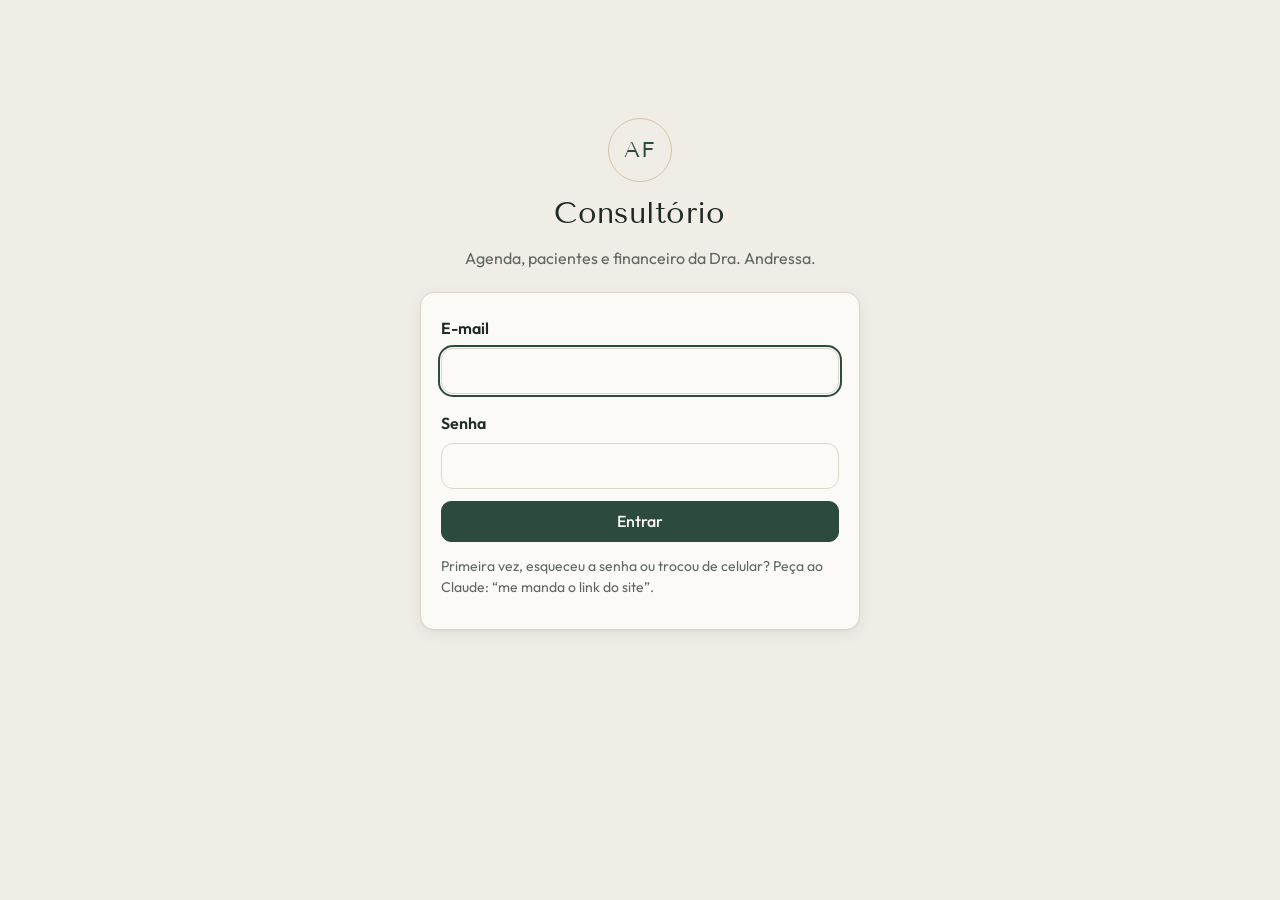
<file: app/index.html>
<!doctype html>
<html lang="pt-BR">
<head>
  <meta charset="utf-8">
  <meta name="viewport" content="width=device-width, initial-scale=1, viewport-fit=cover">
  <meta http-equiv="Content-Security-Policy" content="default-src 'self'; script-src 'self'; style-src 'self' 'unsafe-inline'; img-src 'self' data: blob: https://wyubbsqurhqrztpexkdc.supabase.co; font-src 'self'; connect-src https://wyubbsqurhqrztpexkdc.supabase.co; base-uri 'none'; form-action 'none'; object-src 'none'">
  <meta name="robots" content="noindex, nofollow">
  <meta name="referrer" content="no-referrer">
  <title>Consultório</title>
  <meta name="description" content="Agenda, pacientes e financeiro do consultório da Dra. Andressa Fiorenzano.">
  <meta name="theme-color" content="#2C4A3E">
  <meta name="apple-mobile-web-app-capable" content="yes">
  <meta name="mobile-web-app-capable" content="yes">
  <meta name="apple-mobile-web-app-status-bar-style" content="default">
  <meta name="apple-mobile-web-app-title" content="Consultório">
  <link rel="manifest" href="manifest.webmanifest">
  <link rel="icon" href="icone.svg" type="image/svg+xml">
  <link rel="apple-touch-icon" href="icone-180.png">
  <script src="tema.js"></script>
  <link rel="stylesheet" href="fontes/fontes.css">
  <link rel="stylesheet" href="tema.css">
  <link rel="stylesheet" href="estilo.css">
</head>
<body>
  <div id="app" class="app">
    <nav class="nav" aria-label="Seções">
      <div class="nav-marca">
        <span class="nav-monograma" aria-hidden="true">AF</span>
        <span class="nav-nome">Consultório</span>
      </div>
      <a href="#/hoje" data-secao="hoje"><svg viewBox="0 0 24 24" aria-hidden="true"><path d="M12 3v2M12 19v2M4.2 4.2l1.4 1.4M18.4 18.4l1.4 1.4M3 12h2M19 12h2M4.2 19.8l1.4-1.4M18.4 5.6l1.4-1.4"/><circle cx="12" cy="12" r="4"/></svg><span>Hoje</span></a>
      <a href="#/agenda" data-secao="agenda"><svg viewBox="0 0 24 24" aria-hidden="true"><rect x="3.5" y="5" width="17" height="15" rx="2"/><path d="M3.5 10h17M8 3v4M16 3v4"/></svg><span>Agenda</span></a>
      <a href="#/pacientes" data-secao="pacientes"><svg viewBox="0 0 24 24" aria-hidden="true"><circle cx="12" cy="8" r="3.5"/><path d="M5 20c.8-3.6 3.6-5.5 7-5.5s6.2 1.9 7 5.5"/></svg><span>Pacientes</span></a>
      <a href="#/orcamentos" data-secao="orcamentos" class="nav-extra"><svg viewBox="0 0 24 24" aria-hidden="true"><path d="M7 3.5h7l4 4V20a.5.5 0 0 1-.5.5h-10A.5.5 0 0 1 7 20z"/><path d="M14 3.5V8h4M10 12h5M10 15.5h5"/></svg><span>Orçamentos</span></a>
      <a href="#/documentos" data-secao="documentos" class="nav-extra"><svg viewBox="0 0 24 24" aria-hidden="true"><rect x="5" y="3.5" width="14" height="17" rx="1.5"/><path d="M8.5 8h7M8.5 11.5h7M8.5 15h4"/></svg><span>Documentos</span></a>
      <a href="#/estoque" data-secao="estoque" class="nav-extra"><svg viewBox="0 0 24 24" aria-hidden="true"><path d="M4 8l8-4 8 4v8l-8 4-8-4z"/><path d="M4 8l8 4 8-4M12 12v8"/></svg><span>Estoque</span></a>
      <a href="#/financeiro" data-secao="financeiro"><svg viewBox="0 0 24 24" aria-hidden="true"><path d="M4 19V9M10 19V5M16 19v-7M22 19H2"/></svg><span>Financeiro</span></a>
      <a href="#/precos" data-secao="precos" class="nav-extra"><svg viewBox="0 0 24 24" aria-hidden="true"><path d="M3.5 12.5V4.5a1 1 0 0 1 1-1h8l8 8-9 9z"/><circle cx="8.5" cy="8.5" r="1.5"/></svg><span>Preços</span></a>
      <a href="#/atividade" data-secao="atividade" class="nav-extra"><svg viewBox="0 0 24 24" aria-hidden="true"><path d="M3 12h4l3-7 4 14 3-7h4"/></svg><span>Atividade</span></a>
      <a href="#/ajustes" data-secao="ajustes" class="nav-extra"><svg viewBox="0 0 24 24" aria-hidden="true"><circle cx="12" cy="12" r="3"/><path d="M12 2.5v3M12 18.5v3M2.5 12h3M18.5 12h3M5.3 5.3l2.1 2.1M16.6 16.6l2.1 2.1M5.3 18.7l2.1-2.1M16.6 7.4l2.1-2.1"/></svg><span>Ajustes</span></a>
      <button type="button" class="nav-lancar nav-extra" data-lancar hidden><svg viewBox="0 0 24 24" aria-hidden="true"><path d="M12 5v14M5 12h14"/></svg><span>Lançar</span></button>
      <button type="button" class="nav-mais" aria-expanded="false" aria-controls="mais-painel"><svg viewBox="0 0 24 24" aria-hidden="true"><circle cx="5.5" cy="12" r="1.3"/><circle cx="12" cy="12" r="1.3"/><circle cx="18.5" cy="12" r="1.3"/></svg><span>Mais</span></button>
    </nav>
    <div id="mais-painel" class="mais-fundo" hidden>
      <div class="mais-painel" role="menu" aria-label="Mais seções">
        <button type="button" class="mais-lancar botao botao-principal" data-lancar hidden>+ Lançar recebimento, despesa ou estoque</button>
        <a href="#/orcamentos" data-secao="orcamentos">Orçamentos</a>
        <a href="#/documentos" data-secao="documentos">Documentos</a>
        <a href="#/estoque" data-secao="estoque">Estoque</a>
        <a href="#/precos" data-secao="precos">Preços e campanhas</a>
        <a href="#/atividade" data-secao="atividade">Atividade</a>
        <a href="#/ajustes" data-secao="ajustes">Ajustes e sair</a>
      </div>
    </div>
    <main id="conteudo" class="conteudo" tabindex="-1">
      <p class="carregando">Carregando…</p>
    </main>
  </div>
  <script type="module" src="app.js"></script>
</body>
</html>
</file>
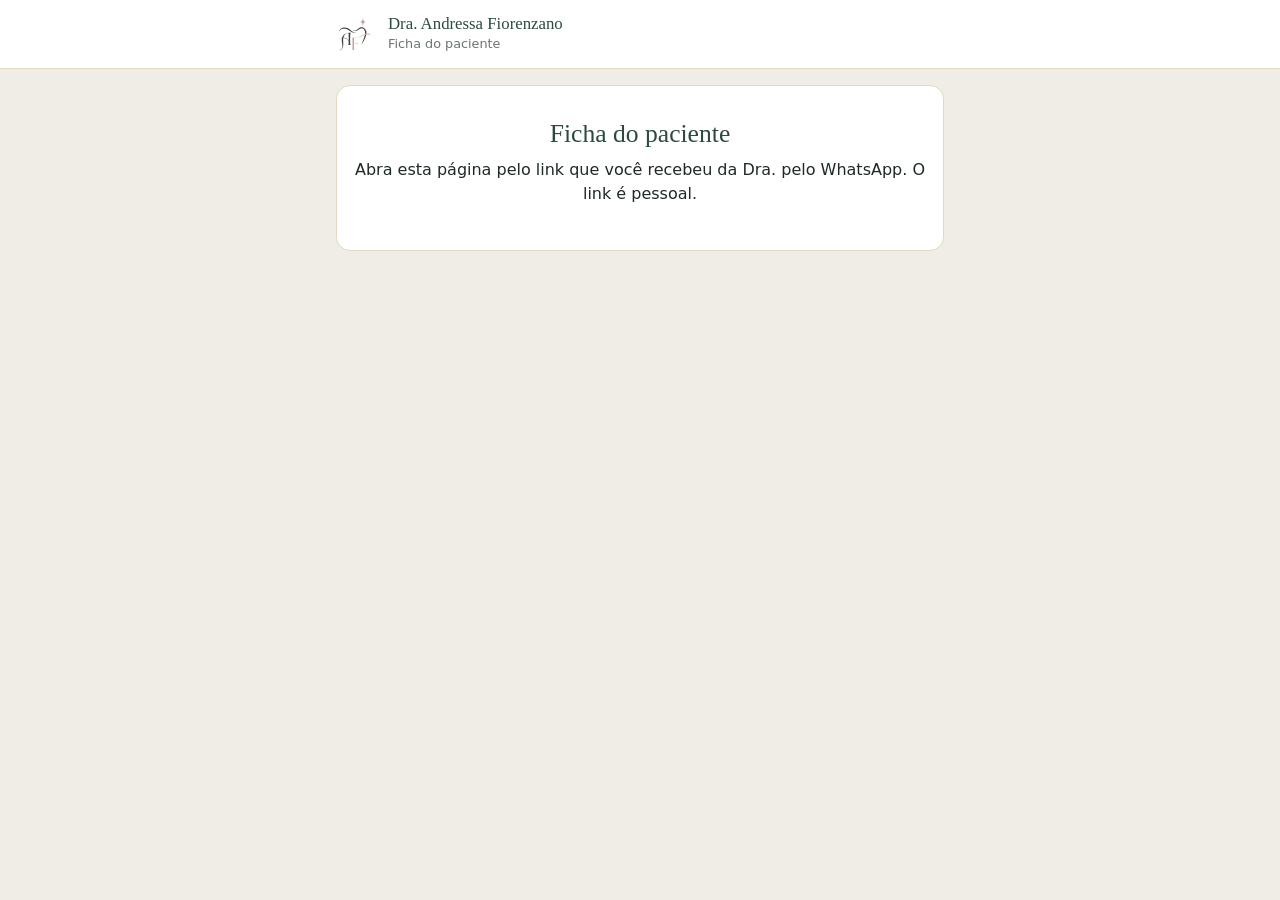
<file: app/ficha/index.html>
<!doctype html>
<html lang="pt-BR">
<head>
<meta charset="utf-8">
<meta name="viewport" content="width=device-width, initial-scale=1, viewport-fit=cover">
<meta name="robots" content="noindex, nofollow">
<meta name="referrer" content="no-referrer">
<meta name="theme-color" content="#2C4A3E">
<meta http-equiv="Content-Security-Policy" content="default-src 'none'; script-src 'unsafe-inline'; style-src 'unsafe-inline'; img-src data:; connect-src https://wyubbsqurhqrztpexkdc.supabase.co; base-uri 'none'; form-action 'none'">
<title>Ficha do paciente · Dra. Andressa Fiorenzano</title>
<style>
  :root {
    --ink: #2c4a3e;
    --ink-soft: #3d5e51;
    --bg: #ffffff;
    --bg-warm: #f0ede6;
    --sand: #d4c5a9;
    --sand-soft: #e3d8c2;
    --text: #1f2a24;
    --muted: #6b7570;
    --erro: #a3322a;
    --erro-bg: #fbeeec;
    --display: "Tenor Sans", "Iowan Old Style", "Palatino Linotype", Palatino, Georgia, serif;
    --body: "Outfit Variable", "Outfit", -apple-system, system-ui, "Segoe UI", Roboto, sans-serif;
    color-scheme: light;
  }
  * { box-sizing: border-box; }
  html { -webkit-text-size-adjust: 100%; }
  body {
    margin: 0; background: var(--bg-warm); color: var(--text);
    font-family: var(--body); font-size: 16px; line-height: 1.5; -webkit-font-smoothing: antialiased;
  }
  .topo { background: var(--bg); border-bottom: 1px solid var(--sand-soft); }
  .topo .dentro { max-width: 640px; margin: 0 auto; padding: 14px 16px; display: flex; gap: 12px; align-items: center; }
  .topo svg { width: 40px; height: 40px; flex: none; }
  .topo .nome { font-family: var(--display); font-size: 1.05rem; color: var(--ink); line-height: 1.2; }
  .topo .sub { font-size: .8rem; color: var(--muted); }
  main { max-width: 640px; margin: 0 auto; padding: 16px 16px 120px; }
  .progresso { margin: 4px 0 16px; }
  .progresso .texto { font-size: .8rem; color: var(--muted); margin-bottom: 6px; display: flex; justify-content: space-between; gap: 8px; }
  .progresso .barra { height: 4px; background: var(--sand-soft); border-radius: 2px; overflow: hidden; }
  .progresso .barra i { display: block; height: 100%; background: var(--ink); width: 0; transition: width .25s ease; }
  .cartao { background: var(--bg); border: 1px solid var(--sand-soft); border-radius: 14px; padding: 20px 16px; }
  h1, h2 { font-family: var(--display); font-weight: 400; color: var(--ink); line-height: 1.25; margin: 0 0 8px; }
  h1 { font-size: 1.6rem; }
  h2 { font-size: 1.3rem; }
  h3 { font-size: 1rem; font-weight: 500; margin: 20px 0 8px; color: var(--ink); }
  p { margin: 0 0 12px; }
  .muted { color: var(--muted); font-size: .9rem; }
  .aviso-exemplo { background: var(--sand-soft); color: var(--ink); border-radius: 10px; padding: 10px 12px; font-size: .9rem; margin-bottom: 12px; }
  .campo { margin: 14px 0; }
  .campo > label, .campo > .rotulo { display: block; font-weight: 500; margin-bottom: 6px; }
  .campo .dica { display: block; font-size: .85rem; color: var(--muted); margin: -2px 0 6px; font-weight: 400; }
  .opcional { font-weight: 400; color: var(--muted); font-size: .85rem; }
  input[type=text], input[type=email], input[type=tel], select, textarea {
    width: 100%; font: inherit; font-size: 16px; color: var(--text); background: #fff;
    border: 1px solid #c9c3b6; border-radius: 10px; padding: 12px; min-height: 48px; appearance: none; -webkit-appearance: none;
  }
  select { background-image: linear-gradient(45deg, transparent 50%, var(--muted) 50%), linear-gradient(135deg, var(--muted) 50%, transparent 50%);
    background-position: calc(100% - 20px) 50%, calc(100% - 15px) 50%; background-size: 5px 5px; background-repeat: no-repeat; padding-right: 36px; }
  textarea { min-height: 88px; resize: vertical; }
  input:focus, select:focus, textarea:focus, button:focus-visible { outline: 2px solid var(--ink); outline-offset: 1px; }
  .linha { display: grid; grid-template-columns: 1fr 1fr; gap: 0 12px; }
  .linha-3 { display: grid; grid-template-columns: 2fr 1fr; gap: 0 12px; }
  @media (max-width: 360px) { .linha, .linha-3 { grid-template-columns: 1fr; } }
  .escolhas { display: flex; flex-wrap: wrap; gap: 8px; }
  .escolhas label {
    position: relative; flex: 1 1 auto; min-width: 84px; display: flex; align-items: center; justify-content: center; text-align: center;
    min-height: 44px; padding: 8px 12px; border: 1px solid #c9c3b6; border-radius: 999px; background: #fff; cursor: pointer; font-weight: 400;
  }
  .escolhas input { position: absolute; opacity: 0; pointer-events: none; }
  .escolhas input:checked + span { font-weight: 500; }
  .escolhas label:has(input:checked) { background: var(--ink); border-color: var(--ink); color: #fff; }
  .escolhas label:has(input:focus-visible) { outline: 2px solid var(--ink); outline-offset: 2px; }
  .escolhas.coluna { flex-direction: column; }
  .escolhas.coluna label { justify-content: flex-start; text-align: left; border-radius: 12px; }
  .pergunta { padding: 14px 0; border-top: 1px solid var(--sand-soft); }
  .pergunta:first-of-type { border-top: 0; }
  .pergunta .rotulo { font-weight: 400; margin-bottom: 10px; display: block; }
  .pergunta .detalhe { margin-top: 10px; }
  .marcar, .campo > label.marcar { display: flex; gap: 10px; align-items: flex-start; margin: 14px 0; font-weight: 400; cursor: pointer; }
  .marcar input { width: 22px; height: 22px; margin: 1px 0 0; flex: none; accent-color: var(--ink); }
  .erro-campo { color: var(--erro); font-size: .85rem; margin-top: 6px; }
  .invalido input, .invalido select, .invalido textarea, .invalido .escolhas label { border-color: var(--erro); }
  .alerta { background: var(--erro-bg); color: var(--erro); border-radius: 10px; padding: 12px; margin: 12px 0; }
  .ok { text-align: center; padding: 32px 16px; }
  .ok .selo { width: 64px; height: 64px; border-radius: 50%; background: var(--ink); color: #fff; display: inline-flex; align-items: center; justify-content: center; font-size: 32px; margin-bottom: 12px; }
  details { border: 1px solid var(--sand-soft); border-radius: 10px; padding: 10px 12px; background: #fbfaf7; }
  details summary { cursor: pointer; font-weight: 500; color: var(--ink); }
  details[open] summary { margin-bottom: 8px; }
  details p, details li { font-size: .9rem; }
  details ul { padding-left: 18px; margin: 0; }
  .resumo dt { color: var(--muted); font-size: .85rem; }
  .resumo dd { margin: 0 0 8px; }
  .lista-sim { margin: 0; padding-left: 18px; }
  .rodape-nav {
    position: fixed; left: 0; right: 0; bottom: 0; background: rgba(255,255,255,.97); border-top: 1px solid var(--sand-soft);
    padding: 10px 16px calc(10px + env(safe-area-inset-bottom));
  }
  .rodape-nav .dentro { max-width: 640px; margin: 0 auto; display: flex; gap: 10px; }
  button { font: inherit; font-size: 16px; border-radius: 999px; min-height: 48px; padding: 0 20px; cursor: pointer; border: 1px solid var(--ink); }
  .primario { background: var(--ink); color: #fff; flex: 1; font-weight: 500; }
  .primario[disabled] { opacity: .6; cursor: progress; }
  .secundario { background: #fff; color: var(--ink); }
  a { color: var(--ink); }
  .botao-link { display: inline-flex; align-items: center; justify-content: center; min-height: 48px; padding: 0 20px; border-radius: 999px; background: var(--ink); color: #fff; text-decoration: none; font-weight: 500; }
  [hidden] { display: none !important; }
</style>
</head>
<body>
<header class="topo">
  <div class="dentro">
    <svg xmlns="http://www.w3.org/2000/svg" role="img" aria-label="Logo Dra. Andressa Fiorenzano" viewBox="0 0 639 613"><path fill="#3e4039" fill-rule="evenodd" d="M396 199.58c-8.33 2.18-18.36 7.48-30 15.84-28.17 20.23-33.07 23.6-40.5 27.88a114 114 0 0 1-16 7.38c-7.15 2.48-9.37 2.77-21 2.77-10.84 0-13.96-.36-18.77-2.16-7.14-2.66-6.52-1.22 1.14 2.65 9.55 4.81 16.59 6.46 27.63 6.45 18.6-.01 34.15-6.02 66.9-25.85 20.79-12.58 28.01-16.03 36.73-17.55 19.48-3.4 44.13 11.47 54.75 33.01 6.2 12.58 8.39 24.5 7.95 43.26-.26 11.32-.06 14.66.88 14.3.67-.26 4.94-1.47 9.5-2.69 4.56-1.21 8.85-2.64 9.54-3.16 1.6-1.22 1.7-20.37.16-31.39-3.94-28.4-21.14-53.6-44.22-64.79-5.05-2.45-12.12-5.14-15.69-5.98-8.1-1.9-21.74-1.88-29 .03m-274.04 2.52c-17.85 2.3-37.46 10.97-48.96 21.6-12.88 11.93-18.95 24.67-19.66 41.3l-.4 9.5 2.87-7.5c1.59-4.12 3.82-9.33 4.96-11.57 7.43-14.5 23.4-26.03 43.73-31.56 12-3.26 37.17-3.23 50.49.06 14.57 3.6 39.94 16.9 73.51 38.53 21.34 13.75 34.57 19.17 53.63 21.98 11.3 1.66 34.46 2.13 31.87.63-.82-.47-7.1-2.52-13.93-4.56-25.66-7.65-39.37-14.82-60.04-31.42-20.16-16.19-39.18-28.48-57.53-37.18-19.6-9.29-39.56-12.52-60.54-9.81m71.54 86.92c-46.48 3.34-78.1 26.66-93.54 68.98-2.12 5.8-3.27 7.65-5.1 8.19-1.3.37-6.19 1.63-10.86 2.79a92 92 0 0 0-15.5 5.57c-6.97 3.45-22.47 14.27-22.49 15.7-.02 1.89 4.54.43 8.32-2.64 9.29-7.57 25.34-14.56 36.55-15.92l4.37-.53-.62 4.17-1.6 10.67c-2.56 16.85-1.1 36.42 5.27 70.5 2.89 15.48 3.17 18.74 3.13 36.5-.03 16.91-.33 20.56-2.23 27.5-5.11 18.61-15.31 32.31-29.45 39.55-4.43 2.27-6.74 4.05-6.75 5.2 0 2.22 1.46 2.18 6.7-.2 14.12-6.4 26.94-19.42 35.05-35.55 10.94-21.78 14.02-49.18 10.76-96-1.77-25.42-1.57-42.1.66-55.5.6-3.57 1.16-6.6 1.27-6.73.62-.76 19.6 2.19 27.49 4.28 24.2 6.41 46.16 22.77 55.2 41.14 2.28 4.62 2.37 5.7 2.37 26.81 0 22.98-.55 26.83-4.72 32.77a19 19 0 0 1-5.61 4.7l-3.67 1.94 26 .04c25.88.04 25.99.03 22.91-1.84-4.36-2.66-7.18-6.59-8.91-12.43-2.33-7.82-2.24-158.84.1-166.7a22.7 22.7 0 0 1 9.92-12.67c1.58-.95-1.8-1.17-16.52-1.1-10.18.05-23 .41-28.5.8m-13.15 5.09c-26.57 4.43-50.7 30.31-60.18 64.55l-1.98 7.11 8.71 1.12c30.67 3.93 57.34 18.84 71.76 40.12l4.4 6.5-.28-55.5c-.27-53.93-.34-55.6-2.34-59-3.45-5.88-7.85-6.95-20.1-4.9m298.16 25.1c-2.2.48-6.98 1.76-10.63 2.84l-6.63 1.97-1.67 6.75c-6.81 27.6-28.58 86.18-48.72 131.13-3.8 8.47-6.74 15.56-6.54 15.75.2.2 2.85-3.12 5.89-7.39a509 509 0 0 0 62.02-116.75c5.12-13.67 11.37-34.42 10.54-35-.14-.1-2.06.22-4.26.7"/><path fill="#c8a0a0" fill-rule="evenodd" d="M428.68 55.23c-1.02 9.41-5.13 22.93-9.49 31.23-6.98 13.29-21.43 25.52-33.19 28.09l-3.5.76 5.15 1.18c12.94 2.96 25.55 12.83 32.04 25.05 4.28 8.07 8.26 22.17 9.02 31.96l.62 7.99 2.28-12.47c1.26-6.86 3.25-15.18 4.44-18.5 6.7-18.73 18.25-30.5 33.45-34.1 3.9-.92 4.56-1.33 3-1.89-13.19-4.68-20.45-9.8-27.1-19.12-7.7-10.8-13.17-25.5-15.2-40.93l-.8-5.98zm68.82 245.71c-3.3.45-8.29 1.1-11.08 1.44-13.69 1.7-37.78 11.15-83.92 32.91-50.2 23.67-77.55 29.67-135.4 29.7l-15.4.01 3.4 2.25c1.91 1.27 4.5 4.44 5.9 7.25l2.5 5 .27 79.93c.24 70.95.09 80.56-1.34 85.46-1.88 6.48-3.3 8.73-7.12 11.25-2.78 1.83-2.54 1.85 20.02 1.85l22.82.01-3.02-2.54c-1.66-1.4-4.05-5.11-5.3-8.25-2.25-5.61-2.29-6.4-2.3-45.71l-.03-40 17 .08c15.2.06 17.62.31 22.83 2.35 6.35 2.47 11.96 6.85 14.83 11.57 1.82 2.98 1.83 2.85 1.84-15.48v-18.48l-2.5 3.68c-3.17 4.66-9.42 8.95-16.5 11.34-4.42 1.49-8.65 1.86-21.5 1.9l-16 .04v-91l14.19-.67c35.1-1.66 61.17-8 114.31-27.8 25.35-9.45 41.73-15.05 45.27-15.48 2.98-.37 18.71-4.54 21.23-5.63 11.18-4.84 54.12-6.19 68.67-2.16a108 108 0 0 1 31.5 14.2c4.86 3.2 9.19 5.62 9.62 5.35.95-.57-8.95-8.18-19.3-14.83-11.3-7.26-28.46-15.15-37.99-17.47-9.53-2.3-28.1-3.33-37.5-2.07"/></svg>
    <div>
      <div class="nome">Dra. Andressa Fiorenzano</div>
      <div class="sub" id="topo-sub">Ficha do paciente</div>
    </div>
  </div>
</header>
<main id="app" aria-live="polite">
  <div class="cartao"><p class="muted">Carregando a ficha…</p></div>
</main>
<nav class="rodape-nav" id="nav" hidden>
  <div class="dentro">
    <button type="button" class="secundario" id="voltar">Voltar</button>
    <button type="button" class="primario" id="avancar">Continuar</button>
  </div>
</nav>
<script>
(() => {
  "use strict";
  const API = "https://wyubbsqurhqrztpexkdc.supabase.co/functions/v1/ficha";
  const TERMO = "2026-11-02";
  const UFS = ["AC","AL","AP","AM","BA","CE","DF","ES","GO","MA","MT","MS","MG","PA","PB","PR","PE","PI","RJ","RN","RS","RO","RR","SC","SP","SE","TO"];
  const app = document.getElementById("app");
  const nav = document.getElementById("nav");
  const btVoltar = document.getElementById("voltar");
  const btAvancar = document.getElementById("avancar");

  // ---------- utilidades ----------
  function el(tag, attrs, ...filhos) {
    const n = document.createElement(tag);
    for (const [k, v] of Object.entries(attrs || {})) {
      if (v === null || v === undefined || v === false) continue;
      if (k === "class") n.className = v;
      else if (k.startsWith("on")) n.addEventListener(k.slice(2), v);
      else if (v === true) n.setAttribute(k, "");
      else n.setAttribute(k, String(v));
    }
    for (const f of filhos.flat()) {
      if (f === null || f === undefined || f === false) continue;
      n.append(f instanceof Node ? f : document.createTextNode(String(f)));
    }
    return n;
  }
  const digitos = (s) => String(s || "").replace(/\D/g, "");
  function cpfValido(c) {
    c = digitos(c);
    if (c.length !== 11 || /^(\d)\1{10}$/.test(c)) return false;
    for (const t of [9, 10]) {
      let s = 0;
      for (let i = 0; i < t; i++) s += Number(c[i]) * (t + 1 - i);
      const d = ((s * 10) % 11) % 10;
      if (d !== Number(c[t])) return false;
    }
    return true;
  }
  function mascara(valor, tipo) {
    const d = digitos(valor);
    if (tipo === "cpf") {
      const x = d.slice(0, 11);
      return x.replace(/^(\d{3})(\d)/, "$1.$2").replace(/^(\d{3})\.(\d{3})(\d)/, "$1.$2.$3").replace(/\.(\d{3})(\d{1,2})$/, ".$1-$2");
    }
    if (tipo === "tel") {
      const x = d.slice(0, 11);
      if (x.length <= 2) return x.length ? "(" + x : "";
      if (x.length <= 6) return "(" + x.slice(0, 2) + ") " + x.slice(2);
      if (x.length <= 10) return "(" + x.slice(0, 2) + ") " + x.slice(2, 6) + "-" + x.slice(6);
      return "(" + x.slice(0, 2) + ") " + x.slice(2, 7) + "-" + x.slice(7);
    }
    if (tipo === "cep") {
      const x = d.slice(0, 8);
      return x.length > 5 ? x.slice(0, 5) + "-" + x.slice(5) : x;
    }
    if (tipo === "data") {
      const x = d.slice(0, 8);
      if (x.length <= 2) return x;
      if (x.length <= 4) return x.slice(0, 2) + "/" + x.slice(2);
      return x.slice(0, 2) + "/" + x.slice(2, 4) + "/" + x.slice(4);
    }
    return valor;
  }
  function dataIso(br) {
    const m = /^(\d{2})\/(\d{2})\/(\d{4})$/.exec(br || "");
    if (!m) return null;
    const [_, dd, mm, aaaa] = m;
    const d = new Date(Number(aaaa), Number(mm) - 1, Number(dd));
    if (d.getFullYear() !== Number(aaaa) || d.getMonth() !== Number(mm) - 1 || d.getDate() !== Number(dd)) return null;
    if (Number(aaaa) < 1900 || d > new Date()) return null;
    return aaaa + "-" + mm + "-" + dd;
  }
  function idade(iso) {
    if (!iso) return null;
    const [a, m, d] = iso.split("-").map(Number);
    const hoje = new Date();
    let i = hoje.getFullYear() - a;
    if (hoje.getMonth() + 1 < m || (hoje.getMonth() + 1 === m && hoje.getDate() < d)) i--;
    return i;
  }
  const guardar = {
    ler(k) { try { return JSON.parse(sessionStorage.getItem(k) || "null"); } catch (_) { return null; } },
    gravar(k, v) { try { sessionStorage.setItem(k, JSON.stringify(v)); return true; } catch (_) { return false; } },
    apagar(k) { try { sessionStorage.removeItem(k); } catch (_) { /* sem armazenamento */ } },
  };

  async function chamar(corpo) {
    let r;
    try {
      r = await fetch(API, { method: "POST", headers: { "Content-Type": "application/json" }, body: JSON.stringify(corpo) });
    } catch (_) {
      throw new Error("Sem conexão. Verifique sua internet e tente de novo.");
    }
    let j = null;
    try { j = await r.json(); } catch (_) { /* resposta vazia */ }
    if (!r.ok) throw new Error((j && j.erro) || "Não consegui falar com o consultório agora. Tente de novo em alguns minutos.");
    return j.dados;
  }

  // ---------- estado ----------
  const hash = new URLSearchParams(location.hash.replace(/^#/, ""));
  let codigo = hash.get("c") || "";
  const exemplo = !codigo && (hash.has("exemplo") || location.hash === "#exemplo");
  const CHAVE_CODIGO = "ficha-codigo";
  if (codigo) {
    // Tira o código da barra de endereço (fica só nesta aba, para recarregar).
    if (guardar.gravar(CHAVE_CODIGO, codigo)) history.replaceState(null, "", location.pathname + location.search);
  } else if (!exemplo) {
    codigo = guardar.ler(CHAVE_CODIGO) || "";
  }
  const CHAVE = "ficha-rascunho-" + (exemplo ? "exemplo" : codigo.slice(0, 12));

  const vazio = () => ({
    preenchido_por: "paciente",
    cadastro: { whatsapp: true, endereco: {}, contato_emergencia: {} },
    responsavel: {},
    anamnese: {},
    observacoes: "",
    consentimentos: { privacidade: false, veracidade: false },
    passo: 0,
  });
  let dados = Object.assign(vazio(), guardar.ler(CHAVE) || {});
  let def = null;
  let passos = [];
  let passo = 0;
  let enviando = false;
  const salvar = () => { dados.passo = passo; guardar.gravar(CHAVE, dados); };

  function obter(caminho) {
    return caminho.split(".").reduce((o, k) => (o == null ? undefined : o[k]), dados);
  }
  function definir(caminho, valor) {
    const partes = caminho.split(".");
    let o = dados;
    for (const k of partes.slice(0, -1)) o = o[k] = o[k] && typeof o[k] === "object" ? o[k] : {};
    o[partes[partes.length - 1]] = valor;
    salvar();
  }

  // ---------- campos ----------
  function campoTexto(caminho, rotulo, op) {
    op = op || {};
    const id = "f-" + caminho.replace(/\./g, "-");
    const valorInicial = obter(caminho) || "";
    const input = el(op.multilinha ? "textarea" : "input", {
      id, name: id, type: op.multilinha ? null : (op.tipo || "text"),
      inputmode: op.inputmode, autocomplete: op.autocomplete || "off", placeholder: op.placeholder,
      maxlength: op.max || (op.multilinha ? 600 : 150), autocapitalize: op.capitalizar || null,
    });
    input.value = op.mascara ? mascara(valorInicial, op.mascara) : valorInicial;
    input.addEventListener("input", () => {
      if (op.mascara) {
        const fim = input.selectionStart === input.value.length;
        input.value = mascara(input.value, op.mascara);
        if (fim) input.setSelectionRange(input.value.length, input.value.length);
      }
      definir(caminho, input.value);
      limparErro(caixa);
      if (op.aoMudar) op.aoMudar(input.value);
    });
    const caixa = el("div", { class: "campo", "data-campo": caminho },
      el("label", { for: id }, rotulo, op.obrigatorio ? null : el("span", { class: "opcional" }, " (opcional)")),
      op.dica ? el("span", { class: "dica" }, op.dica) : null,
      input);
    return caixa;
  }
  function campoSelect(caminho, rotulo, opcoes, op) {
    op = op || {};
    const id = "f-" + caminho.replace(/\./g, "-");
    const sel = el("select", { id, name: id, autocomplete: op.autocomplete || "off" },
      el("option", { value: "" }, op.vazio || "Escolha"),
      opcoes.map(([v, t]) => el("option", { value: v }, t)));
    sel.value = obter(caminho) || "";
    sel.addEventListener("change", () => { definir(caminho, sel.value); limparErro(caixa); if (op.aoMudar) op.aoMudar(sel.value); });
    const caixa = el("div", { class: "campo", "data-campo": caminho },
      el("label", { for: id }, rotulo, op.obrigatorio ? null : el("span", { class: "opcional" }, " (opcional)")), sel);
    return caixa;
  }
  function escolhas(nome, opcoes, atual, aoMudar, coluna) {
    return el("div", { class: "escolhas" + (coluna ? " coluna" : ""), role: "radiogroup" },
      opcoes.map(([v, t]) => {
        const input = el("input", { type: "radio", name: nome, value: v, checked: atual === v });
        input.addEventListener("change", () => aoMudar(v));
        return el("label", {}, input, el("span", {}, t));
      }));
  }
  function mostrarErro(caixa, msg) {
    limparErro(caixa);
    caixa.classList.add("invalido");
    caixa.append(el("div", { class: "erro-campo", role: "alert" }, msg));
  }
  function limparErro(caixa) {
    caixa.classList.remove("invalido");
    caixa.querySelectorAll(".erro-campo").forEach((n) => n.remove());
  }

  // ---------- etapas ----------
  function menorDeIdade() {
    const i = idade(dataIso(dados.cadastro.data_nascimento_br));
    return i !== null && i < 18;
  }
  function precisaResponsavel() { return dados.preenchido_por === "responsavel" || menorDeIdade(); }

  function etapaInicio() {
    const c = def.consultorio || {};
    return {
      titulo: "Início",
      corpo: () => el("div", { class: "cartao" },
        exemplo ? el("div", { class: "aviso-exemplo" }, "Esta é uma ficha de exemplo, para conhecer o formulário. Nada do que for preenchido aqui é enviado.") : null,
        el("h1", {}, "Olá" + (def.primeiro_nome ? ", " + def.primeiro_nome : "") + "!"),
        el("p", {}, "Esta é a sua ficha de paciente da " + (c.dentista || "Dra. Andressa Fiorenzano") + ". " +
          "Preencher antes " + (def.consulta ? "da consulta de " + def.consulta : "da consulta") +
          " deixa o atendimento mais rápido e mais seguro."),
        el("p", {}, "São alguns dados de cadastro e perguntas sobre a sua saúde. Leva uns 5 a 8 minutos. " +
          "Se a ficha for de uma criança ou de outra pessoa, você pode preencher como responsável."),
        el("p", { class: "muted" }, "Suas respostas vão direto para a Dra. e ficam guardadas com sigilo, como no prontuário. " +
          "Este link é pessoal" + (def.expira_em ? " e vale até " + def.expira_em : "") + "."),
        avisoPrivacidade(false)),
      validar: () => [],
    };
  }

  function etapaDados() {
    return {
      titulo: "Seus dados",
      corpo: () => {
        const blocoResp = el("div", { id: "bloco-responsavel" },
          el("h3", {}, "Responsável pelo paciente"),
          el("p", { class: "muted" }, "Obrigatório para menores de 18 anos."),
          campoTexto("responsavel.nome", "Nome completo do responsável", { obrigatorio: true, autocomplete: "name", capitalizar: "words" }),
          el("div", { class: "linha" },
            campoTexto("responsavel.cpf", "CPF do responsável", { obrigatorio: true, inputmode: "numeric", mascara: "cpf", placeholder: "000.000.000-00" }),
            campoTexto("responsavel.parentesco", "Parentesco", { obrigatorio: true, placeholder: "Ex.: mãe" })),
          campoTexto("responsavel.telefone", "Celular do responsável", { obrigatorio: true, tipo: "tel", inputmode: "tel", mascara: "tel", placeholder: "(11) 98765-4321" }));
        const atualizarResp = () => { blocoResp.hidden = !precisaResponsavel(); };
        const cartao = el("div", { class: "cartao" },
          el("h2", {}, "Dados do paciente"),
          el("div", { class: "campo", "data-campo": "preenchido_por" },
            el("span", { class: "rotulo" }, "Quem está preenchendo?"),
            escolhas("preenchido_por", [["paciente", "Eu sou o paciente"], ["responsavel", "Sou responsável pelo paciente"]],
              dados.preenchido_por, (v) => { definir("preenchido_por", v); atualizarResp(); }, true)),
          campoTexto("cadastro.nome", "Nome completo do paciente", { obrigatorio: true, autocomplete: "name", capitalizar: "words", max: 120 }),
          campoTexto("cadastro.nome_social", "Nome social", { dica: "Se prefere ser chamado(a) por outro nome.", max: 120 }),
          el("div", { class: "linha" },
            campoTexto("cadastro.data_nascimento_br", "Data de nascimento", { obrigatorio: true, inputmode: "numeric", mascara: "data", placeholder: "DD/MM/AAAA", aoMudar: atualizarResp }),
            campoSelect("cadastro.sexo", "Sexo", [["feminino", "Feminino"], ["masculino", "Masculino"], ["outro", "Outro"], ["nao_informado", "Prefiro não informar"]], { obrigatorio: true })),
          el("div", { class: "linha" },
            campoTexto("cadastro.cpf", "CPF", { inputmode: "numeric", mascara: "cpf", placeholder: "000.000.000-00", obrigatorio: true,
              dica: "Vai no recibo para o Imposto de Renda." }),
            campoTexto("cadastro.rg", "RG", { max: 20 })),
          campoTexto("cadastro.telefone", "Celular", { obrigatorio: true, tipo: "tel", inputmode: "tel", autocomplete: "tel-national", mascara: "tel", placeholder: "(11) 98765-4321" }),
          (() => {
            const cb = el("input", { type: "checkbox", checked: dados.cadastro.whatsapp !== false });
            cb.addEventListener("change", () => definir("cadastro.whatsapp", cb.checked));
            return el("label", { class: "marcar" }, cb, el("span", {}, "Este número é WhatsApp"));
          })(),
          campoTexto("cadastro.email", "E-mail", { tipo: "email", inputmode: "email", autocomplete: "email", max: 120, capitalizar: "none" }),
          el("div", { class: "linha" },
            campoTexto("cadastro.profissao", "Profissão", { max: 80 }),
            campoSelect("cadastro.estado_civil", "Estado civil", [["solteiro(a)", "Solteiro(a)"], ["casado(a)", "Casado(a)"], ["união estável", "União estável"], ["divorciado(a)", "Divorciado(a)"], ["viúvo(a)", "Viúvo(a)"]])),
          blocoResp);
        atualizarResp();
        return cartao;
      },
      validar: () => {
        const erros = [];
        const c = dados.cadastro;
        const nome = String(c.nome || "").trim().replace(/\s+/g, " ");
        if (nome.length < 5 || !nome.includes(" ")) erros.push(["cadastro.nome", "Escreva o nome completo (nome e sobrenome)."]);
        if (!dataIso(c.data_nascimento_br)) erros.push(["cadastro.data_nascimento_br", "Confira a data (DD/MM/AAAA)."]);
        if (!c.sexo) erros.push(["cadastro.sexo", "Escolha uma opção."]);
        const menor = menorDeIdade();
        if (digitos(c.cpf) && !cpfValido(c.cpf)) erros.push(["cadastro.cpf", "Os números do CPF não conferem."]);
        else if (!digitos(c.cpf) && !menor) erros.push(["cadastro.cpf", "Preencha o CPF."]);
        const tel = digitos(c.telefone);
        if (tel && (tel.length < 10 || tel.length > 11)) erros.push(["cadastro.telefone", "Escreva com DDD."]);
        if (!tel && !precisaResponsavel()) erros.push(["cadastro.telefone", "Preencha um celular com DDD."]);
        if (c.email && !/^[^@\s]+@[^@\s]+\.[^@\s]+$/.test(String(c.email).trim())) erros.push(["cadastro.email", "Confira o e-mail."]);
        if (precisaResponsavel()) {
          const r = dados.responsavel;
          const rn = String(r.nome || "").trim();
          if (rn.length < 5 || !rn.includes(" ")) erros.push(["responsavel.nome", "Escreva o nome completo do responsável."]);
          if (!cpfValido(r.cpf)) erros.push(["responsavel.cpf", "Confira o CPF do responsável."]);
          if (!String(r.parentesco || "").trim()) erros.push(["responsavel.parentesco", "Preencha o parentesco."]);
          const rt = digitos(r.telefone);
          if (rt.length < 10 || rt.length > 11) erros.push(["responsavel.telefone", "Escreva o celular com DDD."]);
        }
        return erros;
      },
    };
  }

  function etapaEndereco() {
    return {
      titulo: "Endereço",
      corpo: () => el("div", { class: "cartao" },
        el("h2", {}, "Endereço e contato"),
        el("div", { class: "linha" },
          campoTexto("cadastro.endereco.cep", "CEP", { obrigatorio: true, inputmode: "numeric", autocomplete: "postal-code", mascara: "cep", placeholder: "00000-000" }),
          el("div")),
        campoTexto("cadastro.endereco.logradouro", "Rua ou avenida", { obrigatorio: true, autocomplete: "address-line1", max: 150 }),
        el("div", { class: "linha" },
          campoTexto("cadastro.endereco.numero", "Número", { obrigatorio: true, inputmode: "numeric", max: 20 }),
          campoTexto("cadastro.endereco.complemento", "Complemento", { autocomplete: "address-line2", max: 80 })),
        campoTexto("cadastro.endereco.bairro", "Bairro", { obrigatorio: true, max: 80 }),
        el("div", { class: "linha-3" },
          campoTexto("cadastro.endereco.cidade", "Cidade", { obrigatorio: true, autocomplete: "address-level2", max: 80 }),
          campoSelect("cadastro.endereco.uf", "UF", UFS.map((u) => [u, u]), { obrigatorio: true, vazio: "UF", autocomplete: "address-level1" })),
        el("h3", {}, "Contato de emergência"),
        el("p", { class: "muted" }, "Alguém para avisarmos se precisar."),
        campoTexto("cadastro.contato_emergencia.nome", "Nome", { max: 120, capitalizar: "words" }),
        el("div", { class: "linha" },
          campoTexto("cadastro.contato_emergencia.parentesco", "Parentesco", { max: 40, placeholder: "Ex.: irmã" }),
          campoTexto("cadastro.contato_emergencia.telefone", "Celular", { tipo: "tel", inputmode: "tel", mascara: "tel", placeholder: "(11) 98765-4321" })),
        campoSelect("cadastro.origem", "Como conheceu a Dra.?", [["Indicação", "Indicação de amigo ou familiar"], ["Instagram", "Instagram"], ["Google", "Google"], ["Site", "Site"], ["Outro", "Outro"]])),
      validar: () => {
        const erros = [];
        const e = dados.cadastro.endereco || {};
        if (digitos(e.cep).length !== 8) erros.push(["cadastro.endereco.cep", "O CEP tem 8 números."]);
        for (const [k, msg] of [["logradouro", "Preencha a rua."], ["numero", "Preencha o número (ou s/n)."], ["bairro", "Preencha o bairro."], ["cidade", "Preencha a cidade."], ["uf", "Escolha o estado."]]) {
          if (!String(e[k] || "").trim()) erros.push(["cadastro.endereco." + k, msg]);
        }
        const t = digitos((dados.cadastro.contato_emergencia || {}).telefone);
        if (t && (t.length < 10 || t.length > 11)) erros.push(["cadastro.contato_emergencia.telefone", "Escreva com DDD."]);
        return erros;
      },
    };
  }

  const pulaPergunta = (p) => dados.cadastro.sexo === "masculino" && (def.so_feminino || []).includes(p.codigo);

  function etapaGrupo(grupo, perguntas) {
    return {
      titulo: grupo,
      corpo: () => el("div", { class: "cartao" },
        el("h2", {}, grupo === "Queixa" ? "Motivo da consulta" : grupo),
        grupo === "Queixa" ? null : el("p", { class: "muted" }, "Responda sim, não ou não sei. Se for sim, conte um pouco mais."),
        perguntas.map((p) => {
          const caminho = "anamnese." + p.codigo;
          if (p.tipo === "texto") {
            const atual = (dados.anamnese[p.codigo] || {}).resposta || "";
            const id = "q-" + p.codigo;
            const ta = el("textarea", { id, maxlength: 600 });
            ta.value = atual;
            const caixa = el("div", { class: "campo pergunta", "data-campo": caminho },
              el("label", { for: id }, p.texto, p.codigo === "queixa_principal" ? null : el("span", { class: "opcional" }, " (opcional)")), ta);
            ta.addEventListener("input", () => { definir(caminho, { resposta: ta.value }); limparErro(caixa); });
            return caixa;
          }
          const atual = dados.anamnese[p.codigo] || {};
          const det = el("input", { type: "text", maxlength: 300, placeholder: p.detalhe || "Conte um pouco mais", "aria-label": "Detalhe: " + p.texto });
          det.value = atual.detalhe || "";
          const caixaDet = el("div", { class: "detalhe" }, det);
          caixaDet.hidden = atual.resposta !== "sim";
          det.addEventListener("input", () => {
            const a = dados.anamnese[p.codigo] || {};
            definir(caminho, { resposta: a.resposta, detalhe: det.value });
          });
          const caixa = el("div", { class: "campo pergunta", "data-campo": caminho, "data-codigo": p.codigo },
            el("span", { class: "rotulo" }, p.texto),
            escolhas("q-" + p.codigo, [["sim", "Sim"], ["nao", "Não"], ["nao_sabe", "Não sei"]], atual.resposta, (v) => {
              const a = dados.anamnese[p.codigo] || {};
              definir(caminho, { resposta: v, detalhe: a.detalhe });
              caixaDet.hidden = v !== "sim";
              limparErro(caixa);
              if (v === "sim") det.focus({ preventScroll: true });
            }),
            caixaDet);
          return caixa;
        })),
      aoMostrar: (raiz) => {
        raiz.querySelectorAll("[data-codigo]").forEach((n) => {
          n.hidden = pulaPergunta({ codigo: n.getAttribute("data-codigo") });
        });
      },
      validar: () => {
        const erros = [];
        for (const p of perguntas) {
          if (pulaPergunta(p)) continue;
          const a = dados.anamnese[p.codigo] || {};
          if (p.tipo === "sim_nao" && !["sim", "nao", "nao_sabe"].includes(a.resposta)) erros.push(["anamnese." + p.codigo, "Responda esta pergunta."]);
          if (p.tipo === "texto" && p.codigo === "queixa_principal" && !String(a.resposta || "").trim()) {
            erros.push(["anamnese." + p.codigo, 'Conte o motivo (pode ser "revisão" ou "avaliação").']);
          }
        }
        return erros;
      },
    };
  }

  function avisoPrivacidade(aberto) {
    const c = def.consultorio || {};
    const contato = [c.whatsapp ? "WhatsApp " + mascara(c.whatsapp, "tel") : null, c.email].filter(Boolean).join(" ou ");
    return el("details", { open: aberto },
      el("summary", {}, "Como seus dados são tratados"),
      el("ul", {},
        el("li", {}, "Quem cuida dos seus dados: " + (c.dentista || "Dra. Andressa Fiorenzano") + (c.cro ? ", " + c.cro : "") + (c.endereco ? ", " + c.endereco : "") + "."),
        el("li", {}, "Para quê: montar o seu prontuário odontológico e atender você com segurança (por exemplo, alergias e remédios que mudam o tratamento), emitir recibos e cumprir obrigações legais."),
        el("li", {}, "Base legal: tutela da saúde, cumprimento de obrigação legal e o seu consentimento (Lei Geral de Proteção de Dados, arts. 7º e 11)."),
        el("li", {}, "Quem vê: só a Dra. e quem a ajuda no seu atendimento. Os dados ficam em servidor seguro no Brasil e não são vendidos nem compartilhados, a não ser quando a lei exige (por exemplo, o recibo de saúde para a Receita Federal)."),
        el("li", {}, "Por quanto tempo: o prontuário é guardado por pelo menos 20 anos depois do último atendimento, como manda a lei (Lei 13.787/2018)."),
        el("li", {}, "Seus direitos: você pode pedir acesso, correção ou informações sobre seus dados" + (contato ? " pelo " + contato : "") + "."),
        el("li", {}, "Este link é pessoal. Depois de enviada, a ficha não pode ser vista por este link.")));
  }

  function etapaFinal() {
    return {
      titulo: "Enviar",
      corpo: () => {
        const listaResumo = el("div", { id: "resumo" });
        const consent = (chave, texto) => {
          const cb = el("input", { type: "checkbox", checked: dados.consentimentos[chave] === true });
          cb.addEventListener("change", () => { dados.consentimentos[chave] = cb.checked; salvar(); limparErro(caixa); });
          const caixa = el("div", { class: "campo", "data-campo": "consentimentos." + chave }, el("label", { class: "marcar" }, cb, el("span", {}, texto)));
          return caixa;
        };
        return el("div", { class: "cartao" },
          el("h2", {}, "Confira e envie"),
          listaResumo,
          campoTexto("observacoes", "Algo mais que a Dra. deva saber?", { multilinha: true, max: 2000 }),
          avisoPrivacidade(false),
          consent("veracidade", "Declaro que as informações são verdadeiras e que aviso a Dra. se algo mudar na minha saúde."),
          consent("privacidade", "Li como meus dados são tratados e concordo."),
          el("div", { id: "erro-envio" }));
      },
      aoMostrar: (raiz) => {
        const r = raiz.querySelector("#resumo");
        r.replaceChildren();
        const c = dados.cadastro;
        const sims = def.perguntas.filter((p) => p.tipo === "sim_nao" && !pulaPergunta(p) && (dados.anamnese[p.codigo] || {}).resposta === "sim");
        const cpf = digitos(c.cpf);
        r.append(el("dl", { class: "resumo" },
          el("dt", {}, "Paciente"), el("dd", {}, String(c.nome || "").trim()),
          el("dt", {}, "Nascimento"), el("dd", {}, c.data_nascimento_br || ""),
          cpf ? [el("dt", {}, "CPF"), el("dd", {}, "***." + cpf.slice(3, 6) + "." + cpf.slice(6, 9) + "-**")] : null,
          precisaResponsavel() ? [el("dt", {}, "Responsável"), el("dd", {}, String(dados.responsavel.nome || "").trim())] : null,
          el("dt", {}, "Você respondeu sim para"),
          el("dd", {}, sims.length ? el("ul", { class: "lista-sim" }, sims.map((p) => el("li", {}, p.texto, (dados.anamnese[p.codigo] || {}).detalhe ? " — " + dados.anamnese[p.codigo].detalhe : ""))) : "Nenhuma pergunta.")),
          el("p", { class: "muted" }, "Para corrigir algo, use Voltar."));
      },
      validar: () => {
        const erros = [];
        if (!dados.consentimentos.veracidade) erros.push(["consentimentos.veracidade", "Marque para enviar."]);
        if (!dados.consentimentos.privacidade) erros.push(["consentimentos.privacidade", "Marque para enviar."]);
        return erros;
      },
    };
  }

  // ---------- navegação ----------
  let raizes = [];
  function montarPassos() {
    const grupos = [];
    for (const p of def.perguntas) {
      let g = grupos.find((x) => x.grupo === p.grupo);
      if (!g) grupos.push(g = { grupo: p.grupo, perguntas: [] });
      g.perguntas.push(p);
    }
    passos = [etapaInicio(), etapaDados(), etapaEndereco(), ...grupos.map((g) => etapaGrupo(g.grupo, g.perguntas)), etapaFinal()];
    app.replaceChildren();
    const prog = el("div", { class: "progresso" },
      el("div", { class: "texto" }, el("span", { id: "prog-texto" }), el("span", { id: "prog-titulo" })),
      el("div", { class: "barra" }, el("i", { id: "prog-barra" })));
    app.append(prog);
    raizes = passos.map((p) => {
      const raiz = el("section", { hidden: true }, p.corpo());
      app.append(raiz);
      return raiz;
    });
    passo = Math.min(Math.max(0, Number(dados.passo) || 0), passos.length - 1);
    mostrar();
    nav.hidden = false;
  }
  function mostrar() {
    raizes.forEach((r, i) => { r.hidden = i !== passo; });
    const p = passos[passo];
    if (p.aoMostrar) p.aoMostrar(raizes[passo]);
    document.getElementById("prog-texto").textContent = "Etapa " + (passo + 1) + " de " + passos.length;
    document.getElementById("prog-titulo").textContent = p.titulo;
    document.getElementById("prog-barra").style.width = Math.round(((passo + 1) / passos.length) * 100) + "%";
    btVoltar.hidden = passo === 0;
    btAvancar.textContent = passo === 0 ? "Começar" : passo === passos.length - 1 ? (exemplo ? "Enviar (exemplo)" : "Enviar ficha") : "Continuar";
    salvar();
    window.scrollTo({ top: 0 });
  }
  function validarPasso(i) {
    const erros = Array.isArray(passos[i].validar()) ? passos[i].validar() : [];
    const raiz = raizes[i];
    raiz.querySelectorAll(".campo").forEach(limparErro);
    for (const [caminho, msg] of erros) {
      const caixa = raiz.querySelector('[data-campo="' + caminho + '"]');
      if (caixa) mostrarErro(caixa, msg);
    }
    if (erros.length) {
      const primeiro = raiz.querySelector(".invalido");
      if (primeiro) {
        primeiro.scrollIntoView({ behavior: "smooth", block: "center" });
        const foco = primeiro.querySelector("input:not([type=radio]), select, textarea");
        if (foco) setTimeout(() => foco.focus({ preventScroll: true }), 300);
      }
      return false;
    }
    return true;
  }
  btVoltar.addEventListener("click", () => { if (passo > 0) { passo--; mostrar(); } });
  btAvancar.addEventListener("click", async () => {
    if (enviando) return;
    if (!validarPasso(passo)) return;
    if (passo < passos.length - 1) { passo++; mostrar(); return; }
    await enviar();
  });

  function montarEnvio() {
    const c = dados.cadastro;
    const anam = {};
    for (const p of def.perguntas) {
      if (pulaPergunta(p)) continue;
      const a = dados.anamnese[p.codigo];
      if (!a) continue;
      anam[p.codigo] = p.tipo === "texto" ? { resposta: String(a.resposta || "").trim() } :
        { resposta: a.resposta, detalhe: a.resposta === "sim" ? String(a.detalhe || "").trim() : undefined };
    }
    const resp = precisaResponsavel() ? {
      nome: String(dados.responsavel.nome || "").trim(), cpf: digitos(dados.responsavel.cpf),
      parentesco: String(dados.responsavel.parentesco || "").trim(), telefone: digitos(dados.responsavel.telefone),
    } : null;
    return {
      termo_versao: TERMO,
      preenchido_por: dados.preenchido_por,
      consentimentos: { privacidade: dados.consentimentos.privacidade === true, veracidade: dados.consentimentos.veracidade === true },
      cadastro: {
        nome: String(c.nome || "").trim().replace(/\s+/g, " "),
        nome_social: String(c.nome_social || "").trim() || undefined,
        data_nascimento: dataIso(c.data_nascimento_br),
        sexo: c.sexo || undefined,
        cpf: digitos(c.cpf) || undefined,
        rg: String(c.rg || "").trim() || undefined,
        telefone: digitos(c.telefone) || undefined,
        whatsapp: c.whatsapp !== false,
        email: String(c.email || "").trim() || undefined,
        profissao: String(c.profissao || "").trim() || undefined,
        estado_civil: c.estado_civil || undefined,
        endereco: {
          cep: digitos((c.endereco || {}).cep) || undefined,
          logradouro: String((c.endereco || {}).logradouro || "").trim() || undefined,
          numero: String((c.endereco || {}).numero || "").trim() || undefined,
          complemento: String((c.endereco || {}).complemento || "").trim() || undefined,
          bairro: String((c.endereco || {}).bairro || "").trim() || undefined,
          cidade: String((c.endereco || {}).cidade || "").trim() || undefined,
          uf: (c.endereco || {}).uf || undefined,
        },
        contato_emergencia: {
          nome: String((c.contato_emergencia || {}).nome || "").trim() || undefined,
          parentesco: String((c.contato_emergencia || {}).parentesco || "").trim() || undefined,
          telefone: digitos((c.contato_emergencia || {}).telefone) || undefined,
        },
        origem: c.origem || undefined,
      },
      responsavel: resp,
      anamnese: anam,
      observacoes: String(dados.observacoes || "").trim() || undefined,
    };
  }

  async function enviar() {
    const caixaErro = raizes[passos.length - 1].querySelector("#erro-envio");
    caixaErro.replaceChildren();
    if (exemplo) {
      caixaErro.append(el("div", { class: "aviso-exemplo", role: "status" }, "Tudo certo! Como esta é uma ficha de exemplo, nada foi enviado."));
      return;
    }
    enviando = true;
    btAvancar.disabled = true;
    btAvancar.textContent = "Enviando…";
    try {
      const r = await chamar({ acao: "enviar", codigo, respostas: montarEnvio() });
      guardar.apagar(CHAVE);
      guardar.apagar(CHAVE_CODIGO);
      telaFinal("Ficha enviada!", (r && r.mensagem) || "Pronto! Sua ficha foi enviada. Obrigada!", true);
    } catch (e) {
      caixaErro.append(el("div", { class: "alerta", role: "alert" }, e.message));
      caixaErro.scrollIntoView({ behavior: "smooth", block: "center" });
      btAvancar.disabled = false;
      btAvancar.textContent = "Enviar ficha";
    } finally {
      enviando = false;
    }
  }

  function telaFinal(titulo, mensagem, ok, whatsapp) {
    nav.hidden = true;
    app.replaceChildren(el("div", { class: "cartao ok" },
      ok ? el("div", { class: "selo", "aria-hidden": "true" }, "✓") : null,
      el("h1", {}, titulo),
      el("p", {}, mensagem),
      whatsapp ? el("p", {}, el("a", { class: "botao-link", href: "https://wa.me/55" + digitos(whatsapp), rel: "noopener" }, "Falar com a Dra. no WhatsApp")) : null,
      ok ? el("p", { class: "muted" }, "Pode fechar esta página.") : null));
    window.scrollTo({ top: 0 });
  }

  async function iniciar() {
    if (!codigo && !exemplo) {
      telaFinal("Ficha do paciente", "Abra esta página pelo link que você recebeu da Dra. pelo WhatsApp. O link é pessoal.", false);
      return;
    }
    try {
      def = await chamar(exemplo ? { acao: "exemplo" } : { acao: "abrir", codigo });
    } catch (e) {
      app.replaceChildren(el("div", { class: "cartao" },
        el("h1", {}, "Não deu para abrir a ficha"),
        el("p", {}, e.message),
        el("p", {}, el("button", { type: "button", class: "secundario", onclick: () => location.reload() }, "Tentar de novo"))));
      return;
    }
    if (def.status === "enviada") {
      guardar.apagar(CHAVE);
      return telaFinal("Ficha já enviada", def.mensagem, true, def.whatsapp);
    }
    if (def.status === "expirada") {
      guardar.apagar(CHAVE);
      return telaFinal("Link expirado", def.mensagem, false, def.whatsapp);
    }
    if (def.primeiro_nome) document.getElementById("topo-sub").textContent = "Ficha de " + def.primeiro_nome;
    montarPassos();
  }
  iniciar();
})();
</script>
</body>
</html>
</file>
<file: app/fontes/fontes.css>
/* Outfit e Tenor Sans (Google Fonts), licença SIL Open Font License 1.1. Guardadas aqui para o site não depender de servidor de fora. */
@font-face {
  font-family: 'Outfit';
  font-style: normal;
  font-weight: 300;
  font-display: swap;
  src: url(Outfit-300-latin-ext.woff2) format('woff2');
  unicode-range: U+0100-02BA, U+02BD-02C5, U+02C7-02CC, U+02CE-02D7, U+02DD-02FF, U+0304, U+0308, U+0329, U+1D00-1DBF, U+1E00-1E9F, U+1EF2-1EFF, U+2020, U+20A0-20AB, U+20AD-20C4, U+2113, U+2C60-2C7F, U+A720-A7FF;
}
@font-face {
  font-family: 'Outfit';
  font-style: normal;
  font-weight: 300;
  font-display: swap;
  src: url(Outfit-300-latin.woff2) format('woff2');
  unicode-range: U+0000-00FF, U+0131, U+0152-0153, U+02BB-02BC, U+02C6, U+02DA, U+02DC, U+0304, U+0308, U+0329, U+2000-206F, U+20AC, U+2122, U+2191, U+2193, U+2212, U+2215, U+FEFF, U+FFFD;
}
@font-face {
  font-family: 'Outfit';
  font-style: normal;
  font-weight: 400;
  font-display: swap;
  src: url(Outfit-400-latin-ext.woff2) format('woff2');
  unicode-range: U+0100-02BA, U+02BD-02C5, U+02C7-02CC, U+02CE-02D7, U+02DD-02FF, U+0304, U+0308, U+0329, U+1D00-1DBF, U+1E00-1E9F, U+1EF2-1EFF, U+2020, U+20A0-20AB, U+20AD-20C4, U+2113, U+2C60-2C7F, U+A720-A7FF;
}
@font-face {
  font-family: 'Outfit';
  font-style: normal;
  font-weight: 400;
  font-display: swap;
  src: url(Outfit-400-latin.woff2) format('woff2');
  unicode-range: U+0000-00FF, U+0131, U+0152-0153, U+02BB-02BC, U+02C6, U+02DA, U+02DC, U+0304, U+0308, U+0329, U+2000-206F, U+20AC, U+2122, U+2191, U+2193, U+2212, U+2215, U+FEFF, U+FFFD;
}
@font-face {
  font-family: 'Outfit';
  font-style: normal;
  font-weight: 500;
  font-display: swap;
  src: url(Outfit-500-latin-ext.woff2) format('woff2');
  unicode-range: U+0100-02BA, U+02BD-02C5, U+02C7-02CC, U+02CE-02D7, U+02DD-02FF, U+0304, U+0308, U+0329, U+1D00-1DBF, U+1E00-1E9F, U+1EF2-1EFF, U+2020, U+20A0-20AB, U+20AD-20C4, U+2113, U+2C60-2C7F, U+A720-A7FF;
}
@font-face {
  font-family: 'Outfit';
  font-style: normal;
  font-weight: 500;
  font-display: swap;
  src: url(Outfit-500-latin.woff2) format('woff2');
  unicode-range: U+0000-00FF, U+0131, U+0152-0153, U+02BB-02BC, U+02C6, U+02DA, U+02DC, U+0304, U+0308, U+0329, U+2000-206F, U+20AC, U+2122, U+2191, U+2193, U+2212, U+2215, U+FEFF, U+FFFD;
}
@font-face {
  font-family: 'Outfit';
  font-style: normal;
  font-weight: 600;
  font-display: swap;
  src: url(Outfit-600-latin-ext.woff2) format('woff2');
  unicode-range: U+0100-02BA, U+02BD-02C5, U+02C7-02CC, U+02CE-02D7, U+02DD-02FF, U+0304, U+0308, U+0329, U+1D00-1DBF, U+1E00-1E9F, U+1EF2-1EFF, U+2020, U+20A0-20AB, U+20AD-20C4, U+2113, U+2C60-2C7F, U+A720-A7FF;
}
@font-face {
  font-family: 'Outfit';
  font-style: normal;
  font-weight: 600;
  font-display: swap;
  src: url(Outfit-600-latin.woff2) format('woff2');
  unicode-range: U+0000-00FF, U+0131, U+0152-0153, U+02BB-02BC, U+02C6, U+02DA, U+02DC, U+0304, U+0308, U+0329, U+2000-206F, U+20AC, U+2122, U+2191, U+2193, U+2212, U+2215, U+FEFF, U+FFFD;
}
@font-face {
  font-family: 'Tenor Sans';
  font-style: normal;
  font-weight: 400;
  font-display: swap;
  src: url(TenorSans-400-latin-ext.woff2) format('woff2');
  unicode-range: U+0100-02BA, U+02BD-02C5, U+02C7-02CC, U+02CE-02D7, U+02DD-02FF, U+0304, U+0308, U+0329, U+1D00-1DBF, U+1E00-1E9F, U+1EF2-1EFF, U+2020, U+20A0-20AB, U+20AD-20C4, U+2113, U+2C60-2C7F, U+A720-A7FF;
}
@font-face {
  font-family: 'Tenor Sans';
  font-style: normal;
  font-weight: 400;
  font-display: swap;
  src: url(TenorSans-400-latin.woff2) format('woff2');
  unicode-range: U+0000-00FF, U+0131, U+0152-0153, U+02BB-02BC, U+02C6, U+02DA, U+02DC, U+0304, U+0308, U+0329, U+2000-206F, U+20AC, U+2122, U+2191, U+2193, U+2212, U+2215, U+FEFF, U+FFFD;
}
</file>
<file: app/tema.css>
/*
 * Tema do app. Para trocar a identidade visual (logo e cores novas da
 * designer), basta mudar estas variáveis e as fontes no index.html.
 * Base atual: site andressafiorenzano.com.br.
 *
 * Claro ou escuro: tema.js põe data-tema="claro" ou "escuro" no <html>
 * (automático segue o aparelho; a escolha fica em Ajustes).
 */
:root {
  --cor-marca: #2c4a3e;        /* verde-floresta */
  --cor-marca-suave: #e3e9e5;
  --cor-fundo: #f0ede6;        /* bege */
  --cor-areia: #d4c5a9;
  --cor-areia-suave: #ebe3d3;
  --cor-superficie: #fbfaf7;
  --cor-texto: #1f2a25;
  --cor-texto-suave: #5d6761;
  --cor-linha: #dcd6ca;
  --cor-alerta: #a8322a;
  --cor-alerta-suave: #f6e1de;
  --cor-aviso: #9a6a00;
  --cor-aviso-suave: #f6ecd2;
  --cor-ok: #2f6b45;
  --cor-ok-suave: #dcebe0;
  --cor-info: #2e5f8a;
  --cor-info-suave: #dde8f1;
  --cor-whatsapp: #1f8f4e;

  /* odontograma */
  --dente-achado: #c0392b;
  --dente-trabalho: #2e6da4;
  --dente-feito: #2f8a52;
  --dente-planejado: #d08a00;
  --dente-ausente: #8a8f8c;

  /* gráficos (par conferido para daltonismo e contraste) */
  --grafico-entrada: #13774a;
  --grafico-saida: #bd8428;
  --grafico-apagado: #d9cfbd;

  --fonte-titulo: "Tenor Sans", Georgia, serif;
  --fonte-texto: "Outfit", -apple-system, "Segoe UI", sans-serif;
  --raio: 14px;
  --sombra: 0 1px 2px rgb(31 42 37 / 6%), 0 4px 16px rgb(31 42 37 / 6%);
  color-scheme: light;
}

:root[data-tema="escuro"] {
  --cor-marca: #a9c8b9;
  --cor-marca-suave: #24332c;
  --cor-fundo: #151a17;
  --cor-areia: #6f644f;
  --cor-areia-suave: #2a2720;
  --cor-superficie: #1d2420;
  --cor-texto: #e9ece9;
  --cor-texto-suave: #a4aca7;
  --cor-linha: #323b36;
  --cor-alerta: #f08a80;
  --cor-alerta-suave: #3c2220;
  --cor-aviso: #e6bd5c;
  --cor-aviso-suave: #3a301a;
  --cor-ok: #86c99e;
  --cor-ok-suave: #1f3427;
  --cor-info: #8fbde3;
  --cor-info-suave: #1d2c39;
  --cor-whatsapp: #23985a;
  --dente-achado: #ee7b6f;
  --dente-trabalho: #78aee0;
  --dente-feito: #74c995;
  --dente-planejado: #f0b546;
  --dente-ausente: #7d8580;
  --grafico-entrada: #137d4b;
  --grafico-saida: #c08628;
  --grafico-apagado: #4a4436;
  --sombra: 0 1px 2px rgb(0 0 0 / 30%);
  color-scheme: dark;

}
</file>
<file: app/estilo.css>
* { box-sizing: border-box; }
[hidden] { display: none !important; }
html { -webkit-text-size-adjust: 100%; }
body {
  margin: 0;
  background: var(--cor-fundo);
  color: var(--cor-texto);
  font-family: var(--fonte-texto);
  font-size: 16px;
  line-height: 1.45;
  -webkit-font-smoothing: antialiased;
}
a { color: inherit; }
h1, h2, h3 { font-family: var(--fonte-titulo); font-weight: 400; margin: 0; letter-spacing: .01em; }
h1 { font-size: 30px; line-height: 1.15; }
h2 { font-size: 21px; }
h3 { font-size: 17px; }
button { font: inherit; color: inherit; }

/* ---------- moldura ---------- */
.app { display: grid; grid-template-columns: 220px 1fr; min-height: 100vh; min-height: 100dvh; }
.nav {
  position: sticky; top: 0; height: 100vh; height: 100dvh;
  display: flex; flex-direction: column; gap: 4px;
  padding: calc(20px + env(safe-area-inset-top)) 14px 20px calc(14px + env(safe-area-inset-left));
  background: var(--cor-marca); color: #f0ede6;
}
:root[data-tema="escuro"] .nav { background: #1b2621; }
.nav-marca { display: flex; align-items: center; gap: 10px; padding: 4px 8px 22px; }
.nav-monograma {
  width: 38px; height: 38px; border-radius: 50%; display: grid; place-items: center;
  border: 1px solid rgb(240 237 230 / 55%); font-family: var(--fonte-titulo); font-size: 15px; letter-spacing: .06em;
}
.nav-nome { font-family: var(--fonte-titulo); font-size: 19px; }
.nav a, .nav button {
  display: flex; align-items: center; gap: 12px; padding: 9px 12px; border-radius: 10px; border: 0; background: none;
  text-decoration: none; color: rgb(240 237 230 / 82%); font-weight: 500; cursor: pointer; text-align: left;
}
.nav a svg, .nav button svg { width: 22px; height: 22px; fill: none; stroke: currentColor; stroke-width: 1.6; stroke-linecap: round; stroke-linejoin: round; flex: none; }
.nav-mais svg { fill: currentColor; }
.nav a:hover, .nav button:hover { background: rgb(255 255 255 / 7%); }
.nav a.ativo, .nav button.ativo { background: rgb(240 237 230 / 14%); color: #fff; }
.nav a:focus-visible, .nav button:focus-visible { outline: 2px solid #f0ede6; outline-offset: -2px; }
.nav-lancar { margin-top: auto; border: 1px solid rgb(240 237 230 / 35%) !important; justify-content: center; }
.nav-mais { display: none !important; }

.conteudo {
  padding: calc(28px + env(safe-area-inset-top)) calc(32px + env(safe-area-inset-right)) 48px 32px;
  max-width: 1280px; width: 100%; outline: none; min-width: 0;
}
.carregando, .vazio { color: var(--cor-texto-suave); }
.erro-caixa { background: var(--cor-alerta-suave); color: var(--cor-alerta); padding: 14px 16px; border-radius: var(--raio); }

@media (max-width: 860px) {
  .app { grid-template-columns: 1fr; }
  .nav {
    position: fixed; inset: auto 0 0 0; height: auto; z-index: 20;
    flex-direction: row; justify-content: space-around; gap: 0;
    padding: 6px calc(6px + env(safe-area-inset-right)) calc(6px + env(safe-area-inset-bottom)) calc(6px + env(safe-area-inset-left));
  }
  .nav-marca, .nav .nav-extra { display: none !important; }
  .nav a, .nav button { flex-direction: column; gap: 2px; padding: 6px 4px; font-size: 11.5px; flex: 1; justify-content: center; text-align: center; align-items: center; }
  .nav .nav-mais { display: flex !important; }
  .conteudo { padding: calc(18px + env(safe-area-inset-top)) 16px calc(96px + env(safe-area-inset-bottom)); }
  h1 { font-size: 25px; }
}

/* ---------- peças ---------- */
.cabecalho { display: flex; align-items: flex-end; justify-content: space-between; gap: 16px; flex-wrap: wrap; margin-bottom: 22px; }
.cabecalho p { margin: 4px 0 0; color: var(--cor-texto-suave); }
.cartao {
  background: var(--cor-superficie); border: 1px solid var(--cor-linha); border-radius: var(--raio);
  box-shadow: var(--sombra); padding: 18px 20px; min-width: 0;
}
.cartao > h2, .cartao > h3 { margin-bottom: 12px; }
.cartao + .cartao { margin-top: 16px; }
.grade { display: grid; gap: 16px; }
.grade-2 { grid-template-columns: minmax(0, 1.5fr) minmax(0, 1fr); align-items: start; }
@media (max-width: 1000px) { .grade-2 { grid-template-columns: 1fr; } }
.numeros { display: grid; grid-template-columns: repeat(auto-fit, minmax(130px, 1fr)); gap: 12px; margin-bottom: 18px; }
.numero { background: var(--cor-superficie); border: 1px solid var(--cor-linha); border-radius: var(--raio); padding: 14px 16px; container-type: inline-size; }
.numero b { display: block; font-family: var(--fonte-titulo); font-size: clamp(21px, 5.2vw, 30px); font-weight: 400; line-height: 1.1; white-space: nowrap; }
/* Valores longos (R$ 12.345,67) diminuem para caber no quadro. */
.numero b.longo { font-size: clamp(17px, 14.5cqi, 30px); }
.numero span { color: var(--cor-texto-suave); font-size: 14px; }

.botao {
  display: inline-flex; align-items: center; justify-content: center; gap: 8px;
  min-height: 40px; padding: 8px 14px; border-radius: 10px; border: 1px solid var(--cor-linha);
  background: var(--cor-superficie); text-decoration: none; cursor: pointer; font-weight: 500; white-space: nowrap;
}
.botao:hover { border-color: var(--cor-areia); }
.botao-principal { background: var(--cor-marca); border-color: var(--cor-marca); color: var(--cor-superficie); }
.botao-whatsapp { background: var(--cor-whatsapp); border-color: var(--cor-whatsapp); color: #fff; }
.botao svg { width: 18px; height: 18px; fill: currentColor; }
.botoes { display: flex; gap: 8px; flex-wrap: wrap; align-items: center; }

.etiqueta {
  display: inline-flex; align-items: center; gap: 4px; padding: 2px 9px; border-radius: 999px;
  font-size: 13px; font-weight: 500; background: var(--cor-areia-suave); color: var(--cor-texto); white-space: nowrap;
}
.etiqueta-alerta { background: var(--cor-alerta-suave); color: var(--cor-alerta); white-space: normal; }
.etiqueta-aviso { background: var(--cor-aviso-suave); color: var(--cor-aviso); }
.etiqueta-ok { background: var(--cor-ok-suave); color: var(--cor-ok); }
.etiqueta-info { background: var(--cor-info-suave); color: var(--cor-info); }
.etiqueta-apagada { background: transparent; border: 1px solid var(--cor-linha); color: var(--cor-texto-suave); }
.etiquetas { display: flex; gap: 6px; flex-wrap: wrap; }

.lista { list-style: none; margin: 0; padding: 0; }
.lista > li { padding: 12px 0; border-top: 1px solid var(--cor-linha); }
.lista > li:first-child { border-top: 0; padding-top: 2px; }
.linha { display: flex; gap: 12px; align-items: center; justify-content: space-between; flex-wrap: wrap; }
.linha > *, .dia-item > *, .grade > * { min-width: 0; }
.etiquetas .etiqueta { white-space: normal; }
.suave { color: var(--cor-texto-suave); }
.pequeno { font-size: 14px; }
.forte { font-weight: 600; }
.link-paciente { text-decoration: none; font-weight: 600; }
.link-paciente:hover { text-decoration: underline; }

/* ---------- linha do tempo do dia ---------- */
.dia-lista { list-style: none; margin: 0; padding: 0; }
.dia-item { display: grid; grid-template-columns: 64px 1fr; gap: 14px; padding: 12px 0; border-top: 1px solid var(--cor-linha); }
.dia-item:first-child { border-top: 0; }
.dia-hora { font-variant-numeric: tabular-nums; font-weight: 600; }
.dia-hora small { display: block; font-weight: 400; color: var(--cor-texto-suave); }
.dia-sala { color: var(--cor-texto-suave); font-size: 14px; display: flex; gap: 8px; align-items: center; padding: 8px 12px; border-radius: 10px; background: var(--cor-areia-suave); margin-bottom: 4px; }
.dia-livre { color: var(--cor-ok); font-size: 14px; padding: 6px 0 6px 78px; }
.status { font-size: 12.5px; }
.status-agendada { background: var(--cor-aviso-suave); color: var(--cor-aviso); }
.status-confirmada { background: var(--cor-ok-suave); color: var(--cor-ok); }
.status-realizada { background: var(--cor-marca-suave); color: var(--cor-marca); }
.status-faltou { background: var(--cor-alerta-suave); color: var(--cor-alerta); }
.status-cancelada, .status-remarcada { background: transparent; border: 1px solid var(--cor-linha); color: var(--cor-texto-suave); }

/* ---------- semana ---------- */
.semana-barra { display: flex; gap: 8px; align-items: center; flex-wrap: wrap; }
.semana { display: grid; grid-template-columns: 52px repeat(var(--dias), minmax(0, 1fr)); border: 1px solid var(--cor-linha); border-radius: var(--raio); background: var(--cor-superficie); overflow: hidden; }
.semana-cab { position: sticky; top: 0; z-index: 2; padding: 10px 6px; text-align: center; border-bottom: 1px solid var(--cor-linha); background: var(--cor-superficie); font-size: 14px; }
.semana-cab b { display: block; font-family: var(--fonte-titulo); font-weight: 400; font-size: 20px; }
.semana-cab.hoje { color: var(--cor-marca); }
.semana-cab.hoje b { text-decoration: underline; text-underline-offset: 4px; }
.semana-horas { position: relative; border-right: 1px solid var(--cor-linha); }
.semana-horas span { position: absolute; right: 6px; transform: translateY(-50%); font-size: 12px; color: var(--cor-texto-suave); font-variant-numeric: tabular-nums; }
.semana-col { position: relative; border-left: 1px solid var(--cor-linha); }
.semana-col:nth-child(2) { border-left: 0; }
.semana-linha { position: absolute; left: 0; right: 0; border-top: 1px dashed var(--cor-linha); }
.semana-reserva { position: absolute; left: 0; right: 0; background: var(--cor-areia-suave); border-top: 2px solid var(--cor-areia); }
.semana-agora { position: absolute; left: 0; right: 0; border-top: 2px solid var(--cor-alerta); z-index: 1; }
.semana-consulta {
  position: absolute; left: 4px; right: 4px; z-index: 1; overflow: hidden; text-align: left; cursor: pointer;
  border-radius: 8px; padding: 4px 7px; font-size: 13px; line-height: 1.25; border: 1px solid transparent;
  background: var(--cor-superficie); border-left: 4px solid var(--cor-aviso); box-shadow: var(--sombra);
}
.semana-consulta b { display: block; font-weight: 600; white-space: nowrap; overflow: hidden; text-overflow: ellipsis; }
.semana-consulta span { color: var(--cor-texto-suave); white-space: nowrap; overflow: hidden; text-overflow: ellipsis; display: block; }
.semana-consulta.confirmada { border-left-color: var(--cor-ok); }
.semana-consulta.realizada { border-left-color: var(--cor-marca); opacity: .8; }
.semana-consulta.faltou { border-left-color: var(--cor-alerta); opacity: .75; }
.semana-consulta.cancelada { border-left-color: var(--cor-linha); opacity: .55; text-decoration: line-through; }
.semana-consulta.sem-sala { outline: 2px dashed var(--cor-alerta); outline-offset: -2px; }
.legenda { display: flex; gap: 14px; flex-wrap: wrap; font-size: 13px; color: var(--cor-texto-suave); margin-top: 10px; }
.legenda i { display: inline-block; width: 12px; height: 12px; border-radius: 3px; vertical-align: -1px; margin-right: 5px; }

/* ---------- pacientes ---------- */
.busca { width: 100%; max-width: 520px; min-height: 46px; padding: 10px 14px; border-radius: 12px; border: 1px solid var(--cor-linha); background: var(--cor-superficie); font: inherit; color: inherit; }
.busca-pequena { max-width: 220px; min-height: 38px; padding: 6px 12px; }
.busca:focus { outline: 2px solid var(--cor-marca); outline-offset: 1px; }
.tabela { width: 100%; border-collapse: collapse; }
.tabela th { text-align: left; font-weight: 500; font-size: 13px; color: var(--cor-texto-suave); padding: 8px 10px; border-bottom: 1px solid var(--cor-linha); }
.tabela td { padding: 12px 10px; border-bottom: 1px solid var(--cor-linha); vertical-align: top; }
.tabela tr.clicavel { cursor: pointer; }
.tabela tr.clicavel:hover td { background: var(--cor-areia-suave); }
@media (max-width: 700px) { .tabela .col-opcional { display: none; } }

.ficha-topo { display: flex; gap: 18px; align-items: flex-start; justify-content: space-between; flex-wrap: wrap; }
.alertas-faixa { margin-top: 14px; padding: 12px 14px; border-radius: 12px; background: var(--cor-alerta-suave); color: var(--cor-alerta); }
.alertas-faixa strong { display: block; margin-bottom: 4px; }
.alertas-faixa ul { margin: 0; padding-left: 18px; }
.abas { display: flex; gap: 4px; overflow-x: auto; margin: 20px 0 16px; border-bottom: 1px solid var(--cor-linha); scrollbar-width: none; }
.abas a { padding: 10px 14px; text-decoration: none; color: var(--cor-texto-suave); border-bottom: 2px solid transparent; white-space: nowrap; font-weight: 500; }
.abas a.ativo { color: var(--cor-marca); border-bottom-color: var(--cor-marca); }
.dados { display: grid; grid-template-columns: repeat(auto-fill, minmax(220px, 1fr)); gap: 12px 20px; margin: 0; }
.dados dt { font-size: 13px; color: var(--cor-texto-suave); }
.dados dd { margin: 2px 0 0; }

.atendimento + .atendimento { margin-top: 14px; }
.atendimento h3 { display: flex; gap: 10px; align-items: baseline; flex-wrap: wrap; }
.atendimento p { margin: 8px 0 0; }
.procs { margin: 10px 0 0; padding: 0; list-style: none; display: flex; flex-direction: column; gap: 6px; }
.procs li { padding: 8px 12px; border-radius: 10px; background: var(--cor-marca-suave); }
.correcao { margin-top: 10px; padding: 8px 12px; border-radius: 10px; background: var(--cor-aviso-suave); color: var(--cor-aviso); font-size: 14px; }

/* ---------- odontograma ---------- */
.odonto-rolagem { overflow-x: auto; -webkit-overflow-scrolling: touch; }
.odonto-svg { min-width: 660px; width: 100%; height: auto; max-width: 980px; display: block; margin: 0 auto; touch-action: manipulation; }
.odonto-svg .dente { cursor: pointer; }
.odonto-svg .face { fill: var(--cor-superficie); stroke: var(--cor-texto-suave); stroke-width: 1; }
.odonto-svg .num { font: 500 12px var(--fonte-texto); fill: var(--cor-texto-suave); text-anchor: middle; }
.odonto-svg .num.marcado { fill: var(--cor-texto); font-weight: 700; }
.odonto-svg .sel .face { stroke: var(--cor-marca); stroke-width: 2.4; }
.odonto-svg .sigla { font: 700 10px var(--fonte-texto); text-anchor: middle; }
.odonto-detalhe { margin-top: 14px; }
.odonto-legenda { display: flex; flex-wrap: wrap; gap: 14px; font-size: 13px; color: var(--cor-texto-suave); justify-content: center; margin-top: 8px; }
.odonto-legenda i { display: inline-block; width: 12px; height: 12px; border-radius: 3px; vertical-align: -1px; margin-right: 5px; }

/* ---------- janela ---------- */
.janela-fundo { position: fixed; inset: 0; background: rgb(0 0 0 / 35%); z-index: 50; display: grid; place-items: center; padding: 16px; }
.janela { width: min(520px, 100%); max-height: 88vh; overflow: auto; }
.janela .linha { align-items: flex-start; }

/* ---------- entrada ---------- */
.entrada { max-width: 440px; margin: 10vh auto 0; text-align: center; }
.entrada .cartao { text-align: left; margin-top: 22px; }
.entrada input { width: 100%; margin: 8px 0 12px; }
.entrada .nav-monograma { margin: 0 auto 14px; width: 64px; height: 64px; font-size: 22px; color: var(--cor-marca); border-color: var(--cor-areia); }
body.sem-acesso .nav { display: none; }
body.sem-acesso .app { grid-template-columns: 1fr; }

/* módulos */
.aviso-faixa { background: var(--cor-aviso-suave); border-color: transparent; color: var(--cor-texto); margin-bottom: 16px; }
.aviso-faixa ul { margin: 0; padding-left: 18px; }
.aviso-faixa strong { color: var(--cor-aviso); }
.texto-alerta { color: var(--cor-alerta); }
#tabela-estoque td:nth-child(2) { white-space: nowrap; }
@media (max-width: 700px) {
  .busca-pequena { max-width: 150px; }
  #tabela-estoque td:nth-child(2) { white-space: normal; }
}

/* ---------- menu "Mais" (celular) ---------- */
.mais-fundo { position: fixed; inset: 0; z-index: 19; background: rgb(0 0 0 / 30%); }
.mais-painel {
  position: absolute; left: 0; right: 0; bottom: calc(62px + env(safe-area-inset-bottom));
  background: var(--cor-superficie); border-radius: 18px 18px 0 0; padding: 14px 16px 10px;
  display: flex; flex-direction: column; box-shadow: 0 -6px 24px rgb(0 0 0 / 18%);
}
.mais-painel a { padding: 14px 6px; border-top: 1px solid var(--cor-linha); text-decoration: none; font-weight: 500; }
.mais-painel a.ativo { color: var(--cor-marca); }
.mais-lancar { margin-bottom: 8px; white-space: normal; }

/* ---------- entrada ---------- */
.entrada label { display: block; margin-top: 6px; }
.entrada input.busca { max-width: none; }
.entrada input[readonly] { background: var(--cor-areia-suave); }
.entrada .erro-caixa { margin: 4px 0 12px; }
.largo { width: 100%; }
.passo { margin: 0 0 8px; font-size: 13px; color: var(--cor-texto-suave); text-transform: uppercase; letter-spacing: .06em; }
.passos { margin: 0 0 14px; padding-left: 20px; display: flex; flex-direction: column; gap: 10px; }
.passos .botao { margin: 6px 0; }
.qr { display: grid; place-items: center; margin: 6px 0 12px; }
.qr img { background: #fff; padding: 8px; border-radius: 10px; border: 1px solid var(--cor-linha); }
.chave { font-family: ui-monospace, Menlo, monospace; font-size: 15px; word-break: break-all; background: var(--cor-areia-suave); padding: 8px 10px; border-radius: 8px; user-select: all; }
.entrada details { margin-bottom: 12px; }
.entrada summary { cursor: pointer; color: var(--cor-texto-suave); }
input.codigo { font-size: 24px; letter-spacing: .35em; text-align: center; font-variant-numeric: tabular-nums; }
.botao-link { background: none; border: 0; padding: 4px 0; color: var(--cor-texto-suave); text-decoration: underline; cursor: pointer; }

/* ---------- janela e formulários ---------- */
body.com-janela { overflow: hidden; }
.janela { display: flex; flex-direction: column; padding-bottom: 0; }
.janela > h2 { margin-bottom: 14px; }
.janela-larga { width: min(720px, 100%); }
.janela-rodape { position: sticky; bottom: 0; justify-content: flex-end; background: var(--cor-superficie); padding: 14px 0 16px; margin-top: 8px; border-top: 1px solid var(--cor-linha); }
.formulario { display: flex; flex-direction: column; gap: 12px; }
.formulario .busca { max-width: none; }
.campo { display: flex; flex-direction: column; gap: 4px; min-width: 0; border: 0; padding: 0; margin: 0; }
.campo > label, .campo > legend, .campo .rotulo { font-size: 14px; font-weight: 500; color: var(--cor-texto-suave); }
.campos-2 { display: grid; grid-template-columns: 1fr 1fr; gap: 12px; }
@media (max-width: 520px) { .campos-2 { grid-template-columns: 1fr; } }
select.busca { appearance: none; background-image: linear-gradient(45deg, transparent 50%, currentColor 50%), linear-gradient(135deg, currentColor 50%, transparent 50%); background-position: calc(100% - 18px) 50%, calc(100% - 13px) 50%; background-size: 5px 5px; background-repeat: no-repeat; padding-right: 34px; }
input[type="date"].busca, input[type="month"].busca { min-height: 46px; }
.sugestoes { list-style: none; margin: 0; padding: 0; }
.sugestao { width: 100%; text-align: left; padding: 10px 12px; border: 0; border-bottom: 1px solid var(--cor-linha); background: none; cursor: pointer; }
.sugestao:hover, .sugestao:focus-visible { background: var(--cor-areia-suave); }
.escolhido { padding: 10px 12px; border-radius: 10px; background: var(--cor-marca-suave); }
.escolhas { gap: 6px; }
.escolha { display: flex; gap: 10px; align-items: flex-start; padding: 10px 12px; border: 1px solid var(--cor-linha); border-radius: 10px; cursor: pointer; }
.escolha > span { display: flex; flex-direction: column; }
.escolha:has(input:checked) { border-color: var(--cor-marca); background: var(--cor-marca-suave); }
.escolha input { margin-top: 4px; accent-color: var(--cor-marca); }
.escolha-lancar { display: flex; flex-direction: column; gap: 10px; margin-bottom: 12px; }
.escolha-lancar .botao { min-height: 52px; font-size: 17px; }
.form-repetido p { margin: 0 0 10px; }
.form-repetido, .form-erro { scroll-margin-bottom: 96px; }
.lista-avisos { margin: 0; padding-left: 20px; display: flex; flex-direction: column; gap: 6px; }
.botao-pequeno { min-height: 32px; padding: 4px 10px; font-size: 14px; }
.botao:disabled { opacity: .6; cursor: progress; }
.atalhos .botao { min-height: 38px; }
.riscado { text-decoration: line-through; color: var(--cor-texto-suave); }
.texto-ok { color: var(--cor-ok); }
.link-material { background: none; border: 0; padding: 0; font-weight: 600; text-align: left; cursor: pointer; text-decoration: underline; text-decoration-color: var(--cor-areia); text-underline-offset: 3px; }

/* ---------- aviso rápido ---------- */
.avisos { position: fixed; z-index: 60; left: 50%; transform: translateX(-50%); top: calc(16px + env(safe-area-inset-top)); display: flex; flex-direction: column; gap: 8px; width: min(440px, calc(100% - 32px)); pointer-events: none; }
.aviso { padding: 12px 16px; border-radius: 12px; background: var(--cor-texto); color: var(--cor-fundo); box-shadow: var(--sombra); transition: opacity .5s; font-weight: 500; }
.aviso-erro { background: var(--cor-alerta); color: #fff; }
.aviso.saindo { opacity: 0; }

/* ---------- filtros ---------- */
.barra-filtros { display: flex; gap: 12px; align-items: center; justify-content: space-between; flex-wrap: wrap; margin-bottom: 14px; }
.filtros { display: flex; gap: 6px; flex-wrap: wrap; }
.chip { min-height: 36px; padding: 6px 12px; border-radius: 999px; border: 1px solid var(--cor-linha); background: var(--cor-superficie); cursor: pointer; font-size: 14px; font-weight: 500; }
.chip[aria-pressed="true"] { background: var(--cor-marca); border-color: var(--cor-marca); color: var(--cor-superficie); }
.alternar { display: inline-flex; }
.alternar .botao { border-radius: 0; }
.alternar .botao:first-child { border-radius: 10px 0 0 10px; }
.alternar .botao:last-child { border-radius: 0 10px 10px 0; margin-left: -1px; }
.alternar .botao.ativo { background: var(--cor-marca-suave); border-color: var(--cor-marca); color: var(--cor-marca); position: relative; }
.interruptor { display: inline-flex; gap: 8px; align-items: center; font-size: 14px; cursor: pointer; }
.interruptor input { width: 18px; height: 18px; accent-color: var(--cor-marca); }
.escolhas-linha { display: flex; gap: 8px; flex-wrap: wrap; }
.escolha-chip { display: inline-flex; gap: 6px; align-items: center; padding: 8px 14px; border: 1px solid var(--cor-linha); border-radius: 999px; cursor: pointer; }
.escolha-chip:has(input:checked) { border-color: var(--cor-marca); background: var(--cor-marca-suave); }
.escolha-chip input { accent-color: var(--cor-marca); }

/* ---------- agenda do mês ---------- */
.mes-grade { display: grid; grid-template-columns: repeat(7, minmax(0, 1fr)); border: 1px solid var(--cor-linha); border-radius: var(--raio); overflow: hidden; background: var(--cor-linha); gap: 1px; }
.mes-cab { background: var(--cor-superficie); padding: 8px; font-size: 13px; color: var(--cor-texto-suave); text-align: center; text-transform: capitalize; }
.mes-dia { background: var(--cor-superficie); min-height: 108px; padding: 6px; display: flex; flex-direction: column; gap: 3px; min-width: 0; }
.mes-dia.fora { background: var(--cor-fundo); }
.mes-dia.fora .mes-num { color: var(--cor-texto-suave); }
.mes-num { font-family: var(--fonte-titulo); font-size: 16px; display: flex; gap: 6px; align-items: baseline; }
.mes-semana { display: none; font-family: var(--fonte-texto); font-size: 12px; color: var(--cor-texto-suave); }
.mes-dia.hoje .mes-num { color: var(--cor-marca); font-weight: 700; text-decoration: underline; text-underline-offset: 4px; }
.mes-sala { margin-left: auto; font-size: 12px; color: var(--cor-areia); }
.mes-consulta { display: block; width: 100%; text-align: left; font-size: 12.5px; line-height: 1.25; padding: 3px 6px; border-radius: 6px; border: 0; border-left: 3px solid var(--cor-aviso); background: var(--cor-aviso-suave); cursor: pointer; white-space: nowrap; overflow: hidden; text-overflow: ellipsis; }
.mes-consulta b { font-weight: 600; font-variant-numeric: tabular-nums; }
.mes-consulta.confirmada { border-left-color: var(--cor-ok); background: var(--cor-ok-suave); }
.mes-consulta.realizada { border-left-color: var(--cor-marca); background: var(--cor-marca-suave); }
.mes-consulta.faltou { border-left-color: var(--cor-alerta); background: var(--cor-alerta-suave); }
.mes-mais { font-size: 12.5px; color: var(--cor-texto-suave); }
@media (max-width: 700px) {
  .mes-grade { grid-template-columns: 1fr; background: none; border: 0; gap: 6px; }
  .mes-cab, .mes-dia.fora, .mes-dia:not(:has(.mes-consulta)) { display: none; }
  .mes-dia { min-height: 0; border: 1px solid var(--cor-linha); border-radius: 12px; padding: 10px 12px; }
  .mes-semana { display: inline; }
  .mes-consulta { font-size: 14px; padding: 6px 8px; }
}

/* ---------- tabelas de números ---------- */
.num { text-align: right; font-variant-numeric: tabular-nums; white-space: nowrap; }
.tabela th.num { text-align: right; }
.rolagem-x { overflow-x: auto; }
.tabela-precos td:first-child { min-width: 200px; }
.tabela-precos .etiquetas { margin-top: 6px; }
.campanha + .campanha { margin-top: 14px; padding-top: 14px; border-top: 1px solid var(--cor-linha); }
.numeros-tabela td, .numeros-tabela th { padding: 6px 8px; }
.numeros-tabela td:not(:first-child), .numeros-tabela th:not(:first-child) { text-align: right; font-variant-numeric: tabular-nums; }

/* ---------- atividade ---------- */
.atividade { display: grid; grid-template-columns: 52px 1fr; gap: 12px; }
.atividade-hora { font-variant-numeric: tabular-nums; color: var(--cor-texto-suave); padding-top: 1px; }
.atividade-texto { margin: 6px 0 4px; color: var(--cor-texto); font-style: italic; }
.atividade.falhou .forte { color: var(--cor-texto-suave); }

/* ---------- gráficos ---------- */
.grafico { margin: 0; }
.grafico-legenda { display: flex; gap: 16px; font-size: 13px; color: var(--cor-texto-suave); margin-bottom: 6px; }
.grafico-legenda i, .dica i { display: inline-block; width: 10px; height: 10px; border-radius: 3px; margin-right: 6px; vertical-align: 0; }
.grafico-area { position: relative; }
.grafico svg { display: block; overflow: visible; max-width: 100%; height: auto; }
.grafico .grade-linha { stroke: var(--cor-linha); stroke-width: 1; }
.grafico .eixo-y { font: 12px var(--fonte-texto); fill: var(--cor-texto-suave); text-anchor: end; font-variant-numeric: tabular-nums; }
.grafico .eixo-x { font: 12px var(--fonte-texto); fill: var(--cor-texto-suave); text-anchor: middle; }
.grafico .alvo { fill: transparent; }
.grafico .mes { outline: none; cursor: default; }
.grafico .mes.ativo .alvo, .grafico .mes:focus-visible .alvo { fill: var(--cor-areia-suave); }
.dica { position: absolute; z-index: 2; pointer-events: none; background: var(--cor-superficie); border: 1px solid var(--cor-linha); border-radius: 10px; padding: 8px 12px; font-size: 13.5px; box-shadow: var(--sombra); white-space: nowrap; }
.dica b { font-variant-numeric: tabular-nums; margin-left: 6px; }
.grafico-tabela { margin-top: 10px; }
.grafico-tabela summary { cursor: pointer; color: var(--cor-texto-suave); }
.barrinhas { display: block; }

@media (max-width: 700px) {
  .barra-filtros .busca-filtro { max-width: none; flex: 1 1 100%; }
  .tabela-precos td:first-child { min-width: 0; }
  .numeros { grid-template-columns: repeat(2, minmax(0, 1fr)); }
  .numero { padding: 12px 14px; }
}

/* ------------------------------------------------------------------
   Hoje: lista "a fazer" e materiais
   Tela larga: agenda e materiais à esquerda, "a fazer" à direita.
   Tela estreita: agenda, amanhã, a fazer e materiais, nessa ordem.
   ------------------------------------------------------------------ */
.grade-hoje { grid-template-columns: minmax(0, 1fr) minmax(0, 1fr); }
@media (max-width: 1000px) {
  .grade-hoje { grid-template-columns: 1fr; }
  .grade-hoje > div { display: contents; }
  .grade-hoje .cartao { margin-top: 0; }
  .grade-hoje .hoje-agenda { order: 1; }
  .grade-hoje .amanha { order: 2; }
  .grade-hoje .afazer { order: 3; }
  .grade-hoje .materiais { order: 4; }
}
.afazer-grupo { padding: 14px 0 12px; border-top: 1px solid var(--cor-linha); }
.afazer-grupo:first-of-type { border-top: 0; padding-top: 4px; }
.afazer-grupo h3, .materiais h3 {
  display: flex; align-items: center; gap: 8px; margin: 0 0 8px;
  font-family: var(--fonte-texto); font-size: 15px; font-weight: 600; letter-spacing: 0;
}
.materiais h3 { margin-top: 14px; }
.materiais h2 + h3 { margin-top: 0; }
.contagem {
  display: inline-flex; align-items: center; justify-content: center; min-width: 22px; height: 22px; padding: 0 7px;
  border-radius: 11px; background: var(--cor-areia-suave); color: var(--cor-texto); font-size: 12.5px; font-weight: 600;
}
.afazer-alerta h3 .contagem { background: var(--cor-alerta-suave); color: var(--cor-alerta); }
.afazer-grupo .lista > li { padding: 9px 0; }
.afazer-grupo .lista > li:first-child { padding-top: 0; }
.orientacao { margin: 6px 0 8px; }
.direita { text-align: right; display: flex; flex-direction: column; align-items: flex-end; gap: 4px; }
.materiais > .botao { margin-top: 10px; }
details.amanha > summary { list-style: none; cursor: pointer; }
details.amanha > summary::-webkit-details-marker { display: none; }
details.amanha > summary h2 { margin: 0; display: flex; align-items: baseline; gap: 8px; flex-wrap: wrap; }
details.amanha > summary h2::after { content: "›"; margin-left: auto; transition: transform .15s; color: var(--cor-texto-suave); }
details.amanha[open] > summary h2 { margin-bottom: 12px; }
details.amanha[open] > summary h2::after { transform: rotate(90deg); }

/* ------------------------------------------------------------------
   Exames e arquivos na ficha
   ------------------------------------------------------------------ */
.anexos { list-style: none; margin: 14px 0 0; padding: 0; display: grid; gap: 12px; grid-template-columns: repeat(auto-fill, minmax(280px, 1fr)); }
.anexo { display: flex; gap: 12px; align-items: flex-start; padding: 10px; border: 1px solid var(--cor-linha); border-radius: var(--raio); background: var(--cor-fundo); }
.anexo-miniatura {
  flex: none; width: 84px; height: 84px; border-radius: calc(var(--raio) - 4px); overflow: hidden;
  display: flex; align-items: center; justify-content: center; background: var(--cor-areia-suave); text-decoration: none;
}
.anexo-miniatura img { width: 100%; height: 100%; object-fit: cover; display: block; }
.anexo-pdf { font-weight: 700; font-size: 13px; letter-spacing: .06em; color: var(--cor-texto-suave); }
.anexo-texto { min-width: 0; flex: 1; }
.anexo-texto .forte { overflow-wrap: anywhere; }
.anexo-botoes { margin-top: 8px; align-items: center; }
.anexo-previa { margin-top: 10px; display: flex; align-items: center; gap: 10px; }
.anexo-previa img { max-width: 100%; max-height: 200px; border-radius: calc(var(--raio) - 4px); border: 1px solid var(--cor-linha); }
.anexo-previa .anexo-pdf { padding: 14px 12px; border-radius: 8px; background: var(--cor-areia-suave); }
input.arquivo { width: 100%; font: inherit; padding: 10px; border: 1px dashed var(--cor-areia); border-radius: var(--raio); background: var(--cor-superficie); color: var(--cor-texto); }
@media (max-width: 520px) { .anexos { grid-template-columns: 1fr; } }

/* ------------------------------------------------------------------
   Novo orçamento: formulário à esquerda, documento (A4) à direita.
   O documento usa as medidas e cores do PDF (orcamento/pdf.js), sempre
   em papel branco, mesmo no tema escuro.
   ------------------------------------------------------------------ */
.orc-tela { display: grid; grid-template-columns: minmax(300px, 430px) minmax(0, 1fr); gap: 20px; align-items: start; }
@media (max-width: 1100px) { .orc-tela { grid-template-columns: 1fr; } }
.orc-form { gap: 24px; }
.orc-bloco { display: flex; flex-direction: column; gap: 12px; }
.orc-bloco > h2, .orc-bloco-topo > h2 {
  margin: 0; font-family: var(--fonte-texto); font-size: 12px; font-weight: 500;
  text-transform: uppercase; letter-spacing: .2em; color: var(--cor-texto-suave);
}
.orc-bloco-topo { display: flex; align-items: center; justify-content: space-between; gap: 10px; }
.orc-fixo { min-height: 46px; display: flex; align-items: center; padding: 0 2px; }
.campos-3 { display: grid; grid-template-columns: 1fr 1fr 1fr; gap: 10px; }
.orc-dica { margin: -4px 0 0; }
.orc-itens { display: flex; flex-direction: column; gap: 12px; }
.orc-itens:empty { display: none; }
.orc-item { position: relative; display: grid; grid-template-columns: 1fr; gap: 8px; padding: 12px; border-radius: 12px; background: var(--cor-areia-suave); }
.orc-item .busca { min-height: 42px; padding: 8px 12px; max-width: none; }
.orc-item-numeros { display: grid; grid-template-columns: 76px 1fr; gap: 8px; }
.orc-item-dica { margin: -2px 2px 0; font-size: 13px; }
.orc-item-remover {
  position: absolute; top: -9px; right: -9px; width: 28px; height: 28px; border-radius: 50%; cursor: pointer;
  border: 1px solid var(--cor-linha); background: var(--cor-superficie); color: var(--cor-marca); font-size: 17px; line-height: 1;
}
.orc-item-remover:hover { background: var(--cor-marca); color: var(--cor-superficie); }
.orc-check { display: flex; gap: 10px; align-items: flex-start; padding: 12px 14px; border-radius: 12px; background: var(--cor-areia-suave); cursor: pointer; }
.orc-check input { margin-top: 3px; width: 18px; height: 18px; accent-color: var(--cor-marca); flex: none; }
.orc-check em { display: block; font-style: normal; font-size: 13.5px; color: var(--cor-texto-suave); margin-top: 2px; }
.orc-aberto legend { margin-bottom: 6px; }
.orc-acoes { gap: 14px; }
.orc-acoes .botao-principal { min-height: 48px; padding: 10px 22px; }
.orc-nota { margin: 0; border-top: 1px solid var(--cor-linha); padding-top: 12px; }
.orc-previa { position: sticky; top: 16px; min-width: 0; }
@media (max-width: 1100px) { .orc-previa { position: static; } }
.orc-moldura { padding: 18px; border-radius: var(--raio); background: #e8e5de; overflow: hidden; }
:root[data-tema="escuro"] .orc-moldura { background: #2b302d; }
@media (max-width: 520px) { .orc-moldura { padding: 8px; } }

.orc-doc {
  --d-ink: #2c4a3e; --d-ink-soft: #3d5e51; --d-warm: #f0ede6; --d-sand: #d4c5a9; --d-texto: #1f2a24; --d-muted: #6b7570;
  width: 210mm; min-height: 297mm; margin: 0 auto; background: #fff; color: var(--d-texto);
  display: flex; flex-direction: column; box-shadow: 0 1rem 3rem rgb(31 42 36 / 14%);
  font-family: "Outfit", system-ui, sans-serif; line-height: normal; color-scheme: light;
}
.orc-doc .d-topo { background: var(--d-ink); color: var(--d-warm); padding: 14mm 14mm 10mm; display: flex; align-items: flex-start; gap: 8mm; }
.orc-doc .d-identidade { display: flex; flex-direction: column; gap: 1.5mm; flex: 1; }
.orc-doc .d-nome { font-family: "Tenor Sans", serif; font-size: 6mm; line-height: 1.1; }
.orc-doc .d-cro { font-size: 2.9mm; letter-spacing: .18em; text-transform: uppercase; opacity: .8; }
.orc-doc .d-tipo { font-family: "Tenor Sans", serif; font-size: 4.2mm; margin-top: 3mm; padding-top: 3mm; border-top: 1px solid rgb(240 237 230 / 28%); align-self: start; }
.orc-doc .d-contato { display: flex; flex-direction: column; gap: 1.2mm; text-align: right; font-size: 3mm; opacity: .85; font-weight: 300; }
.orc-doc .d-corpo { padding: 10mm 14mm 12mm; display: flex; flex-direction: column; gap: 8mm; flex: 1; }
.orc-doc .d-cabecalho { display: grid; grid-template-columns: 1.75fr 1fr 1fr; gap: 6mm; padding-bottom: 6mm; border-bottom: 1px solid var(--d-sand); }
.orc-doc .d-cabecalho > div { display: flex; flex-direction: column; gap: 1.2mm; }
.orc-doc .d-rotulo { font-size: 2.6mm; text-transform: uppercase; letter-spacing: .2em; color: var(--d-muted); }
.orc-doc .d-cabecalho strong { font-family: "Tenor Sans", serif; font-size: 4.2mm; font-weight: 400; color: var(--d-ink); line-height: 1.25; }
.orc-doc .d-paciente strong { font-size: 5.2mm; overflow-wrap: anywhere; }
.orc-doc .d-cabecalho > div:not(.d-paciente) { text-align: right; }
.orc-doc .d-cabecalho > div:not(.d-paciente) strong { white-space: nowrap; font-size: 3.9mm; }
.orc-doc .d-tabela { width: 100%; border-collapse: collapse; font-size: 3.4mm; }
.orc-doc .d-tabela th { text-align: left; font-weight: 400; font-size: 2.6mm; text-transform: uppercase; letter-spacing: .18em; color: var(--d-muted); padding: 0 0 2.5mm; border-bottom: 1px solid var(--d-sand); }
.orc-doc .d-tabela td { padding: 3mm 0; border-bottom: 1px solid rgb(44 74 62 / 10%); vertical-align: top; font-weight: 300; }
.orc-doc .col-qtd, .orc-doc .col-val, .orc-doc .col-sub { text-align: right !important; white-space: nowrap; }
.orc-doc .col-qtd { width: 18mm; padding-left: 8mm !important; }
.orc-doc .col-val { width: 30mm; padding-left: 6mm !important; }
.orc-doc .col-sub { width: 32mm; padding-left: 6mm !important; }
.orc-doc td.col-desc { font-weight: 400; color: var(--d-ink); padding-right: 4mm; overflow-wrap: anywhere; }
.orc-doc .col-reg { color: var(--d-muted); padding-right: 10mm !important; overflow-wrap: anywhere; }
.orc-doc .d-tabela.sem-precos .col-val, .orc-doc .d-tabela.sem-precos .col-sub { display: none; }
.orc-doc .d-vazio td { color: var(--d-muted); font-style: italic; border-bottom: 0; padding-top: 5mm; }
.orc-doc .d-totais { display: grid; grid-template-columns: 1fr 78mm; gap: 8mm; align-items: start; }
.orc-doc .d-obs p { margin: 1.5mm 0 0; font-size: 3.2mm; line-height: 1.65; font-weight: 300; white-space: pre-line; overflow-wrap: anywhere; }
.orc-doc .d-somas { display: flex; flex-direction: column; gap: 2mm; }
.orc-doc .d-soma { display: flex; justify-content: space-between; gap: 4mm; font-size: 3.4mm; font-weight: 300; padding: 1.5mm 0; }
.orc-doc .d-soma-desconto { color: var(--d-ink-soft); }
.orc-doc .d-soma-total { background: var(--d-warm); padding: 3.5mm 4mm; margin-top: 1mm; font-family: "Tenor Sans", serif; font-size: 5mm; color: var(--d-ink); font-weight: 400; }
.orc-doc .d-soma-total-valor { display: inline-flex; align-items: baseline; gap: 1.5mm; white-space: nowrap; }
.orc-doc .d-vezes { font-family: "Outfit", sans-serif; font-size: 3.4mm; font-weight: 300; color: var(--d-ink-soft); }
.orc-doc .d-soma-cheio { border-top: 1px solid var(--d-sand); padding-top: 2.5mm; color: var(--d-muted); font-size: 3.1mm; }
.orc-doc .d-rodape { margin-top: auto; padding-top: 10mm; border-top: 1px solid var(--d-sand); }
.orc-doc .d-rodape p { margin: 0; font-size: 2.7mm; line-height: 1.6; color: var(--d-muted); font-weight: 300; max-width: 130mm; }
</file>
